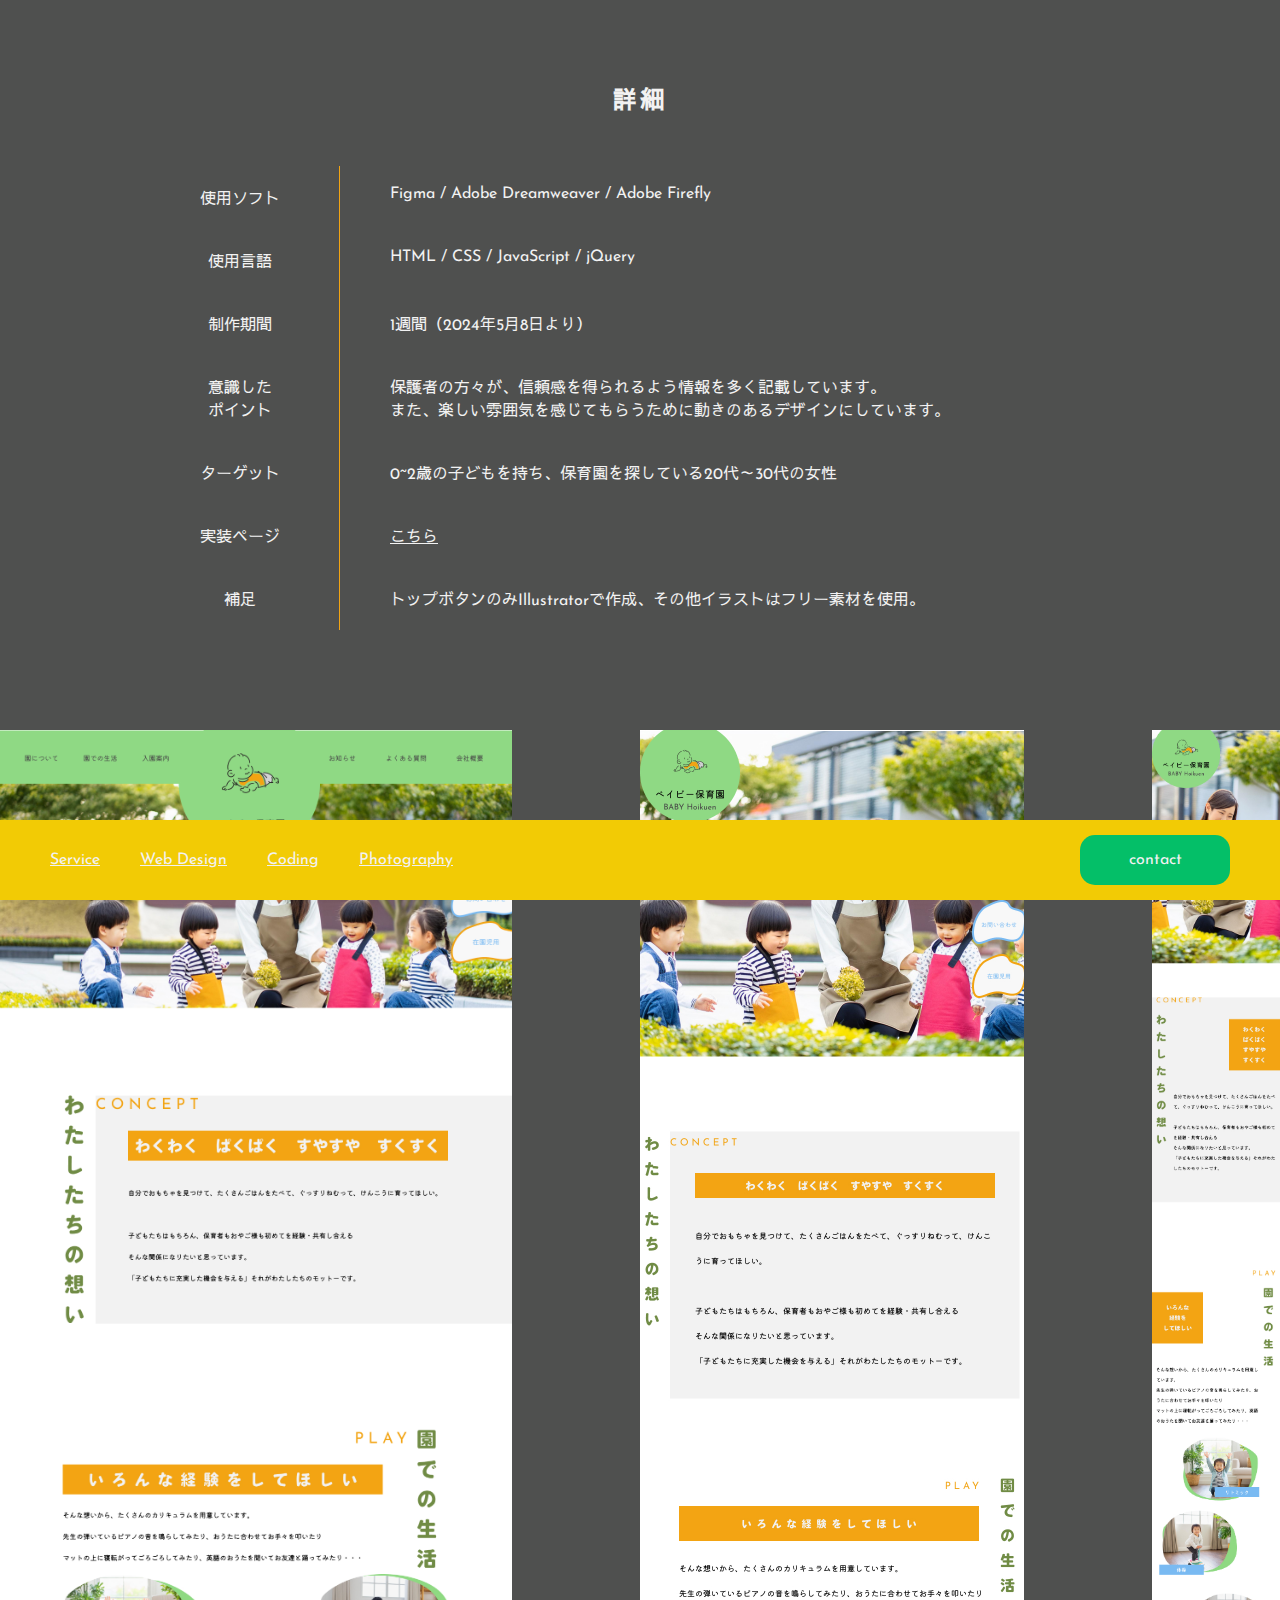
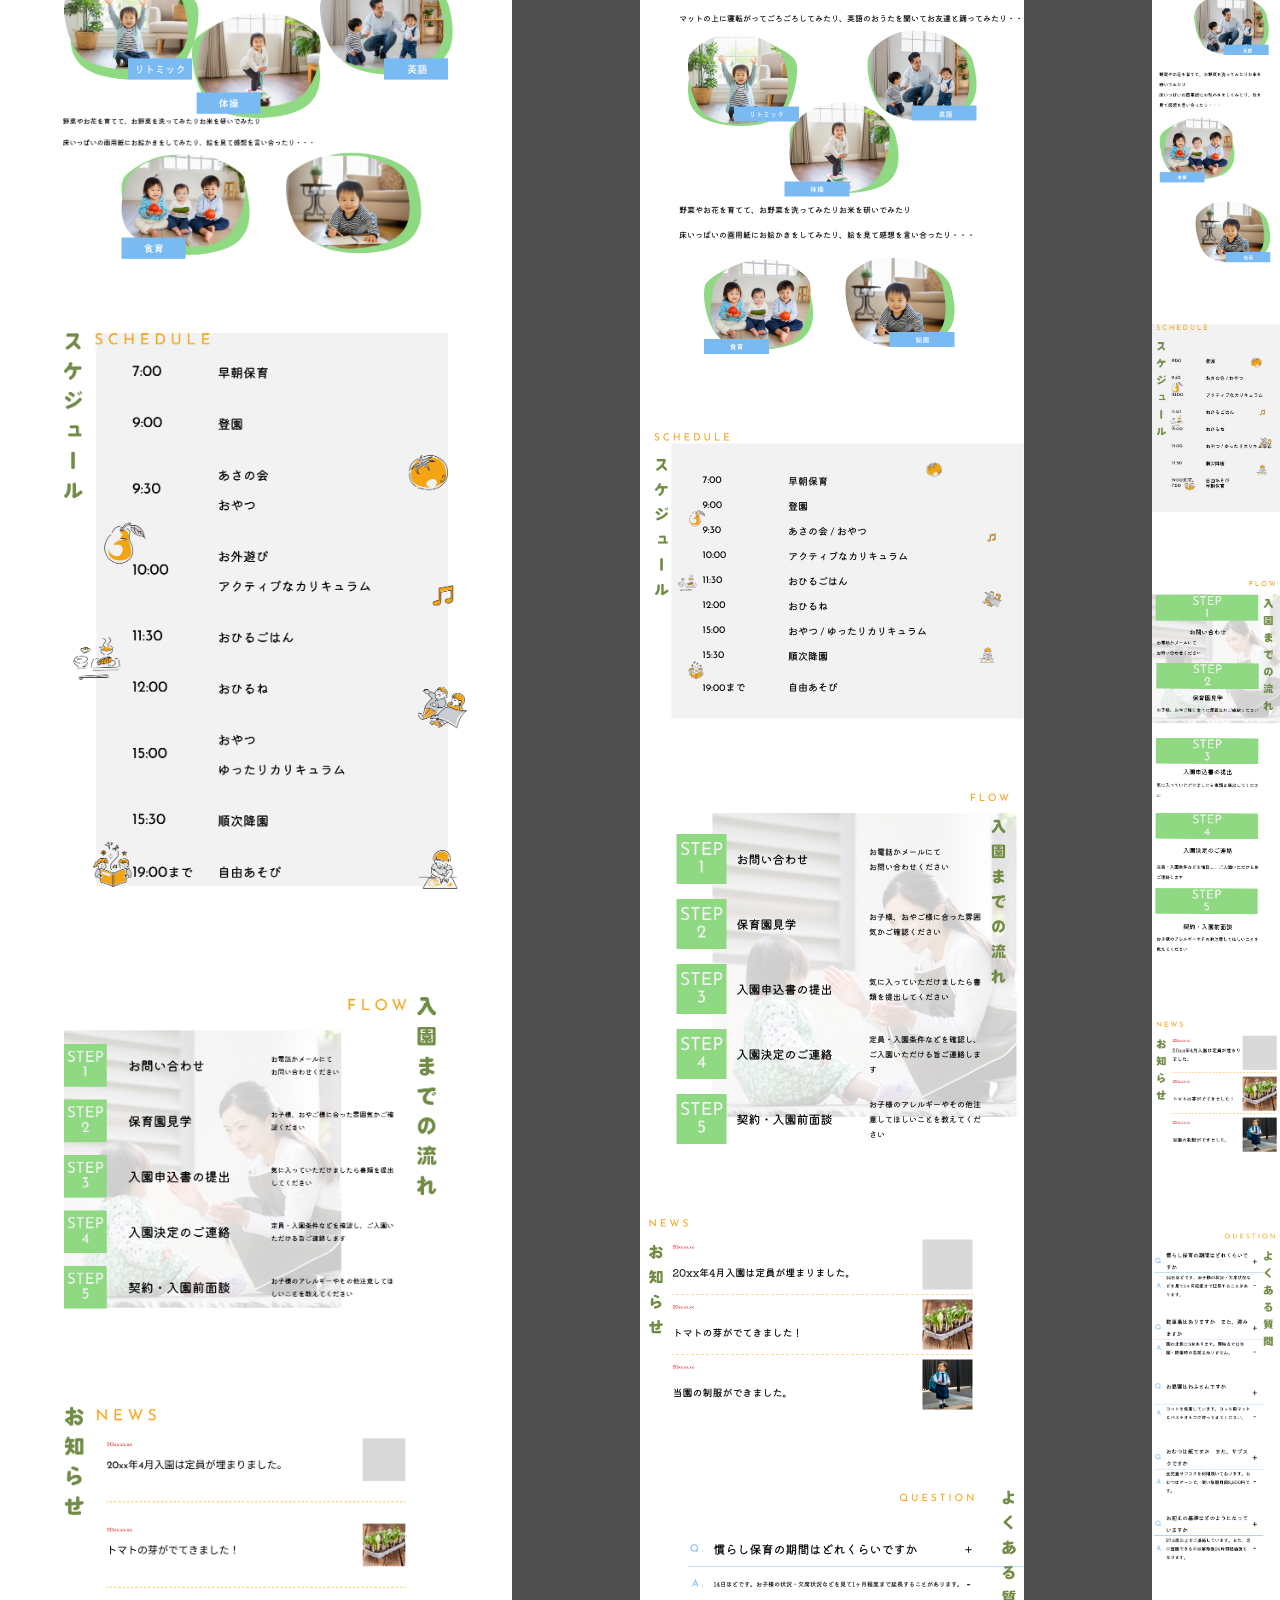
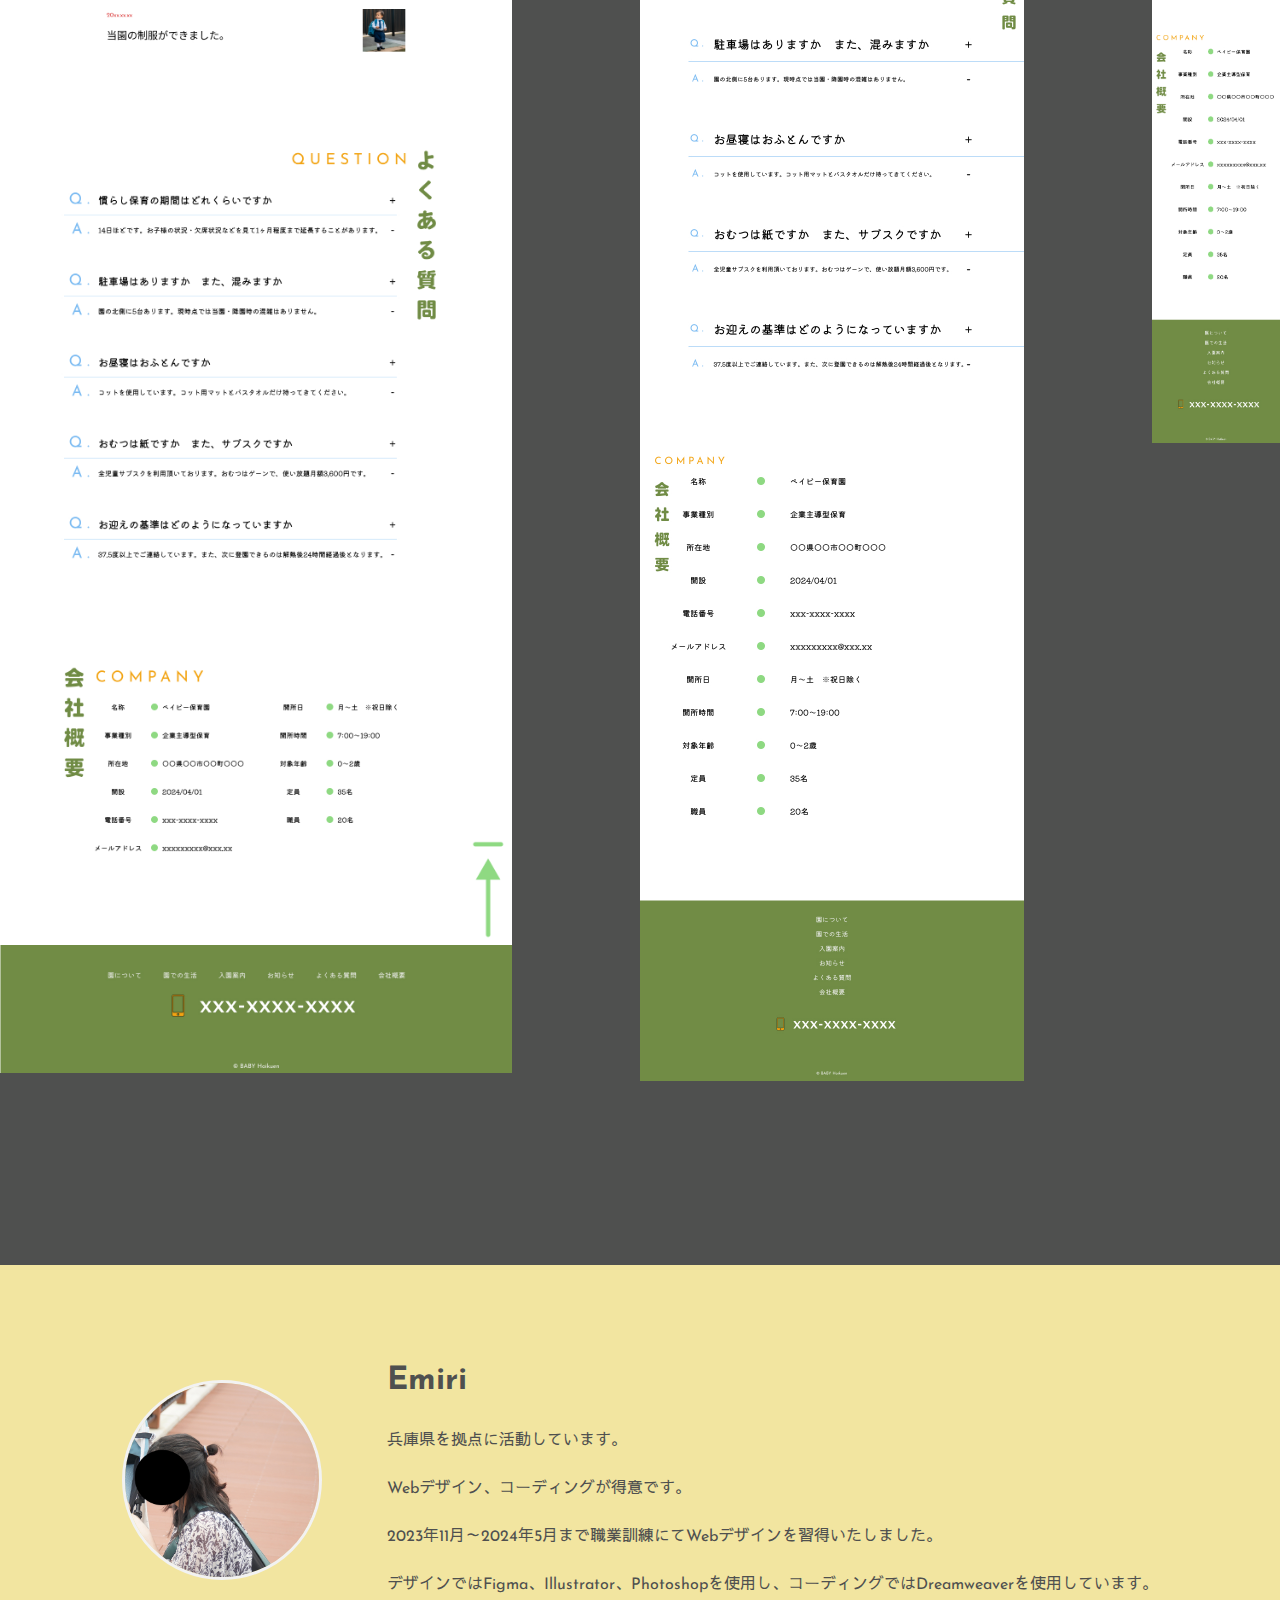
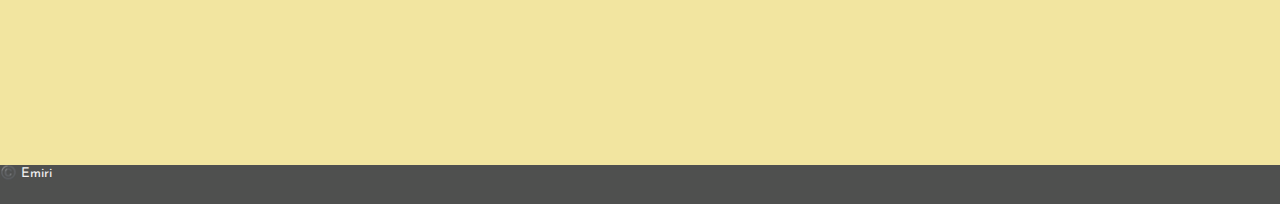
<file: webDesign-baby.html>
<!doctype html>
<html>
<head>
<meta charset="utf-8">
<!-- スマホの表示倍率などの設定 -->
<meta name="viewport" content="width=device-width, initial-scale=1, shrink-to-fit=no">
<title>emiri portfolio</title>

<!-- フォントの読み込み -->
<link href="https://fonts.googleapis.com/css?family=Josefin Sans" rel="stylesheet">
<link href="https://fonts.googleapis.com/css?family=Sawarabi Gothic" rel="stylesheet">


<link rel="stylesheet" href="https://emirihyogo.github.io/portfolio-work/css/style.css">
<link rel="stylesheet" href="https://emirihyogo.github.io/portfolio-work/css/webdesignStyle.css">
<link rel="stylesheet" href="https://emirihyogo.github.io/portfolio-work/css/webdesignStyle_sp.css">

</head>

<body>
	
	<main>
		
		<div id="content">
			<h2>詳細</h2>
			<dl>
				<dt>使用ソフト</dt>
				<dd>Figma / Adobe Dreamweaver / Adobe Firefly</dd>
				
				<dt>使用言語</dt>
				<dd>HTML / CSS / JavaScript / jQuery</dd>
				
				<dt>制作期間</dt>
				<dd>1週間（2024年5月8日より）</dd>
				
				<dt>意識した<br>
				ポイント</dt>
				<dd>保護者の方々が、信頼感を得られるよう情報を多く記載しています。<br>
				また、楽しい雰囲気を感じてもらうために動きのあるデザインにしています。</dd>

				<dt>ターゲット</dt>
				<dd>0~2歳の子どもを持ち、保育園を探している20代～30代の女性</dd>
				
				<dt>実装ページ</dt>
				<dd><a href="https://emirihyogo.github.io/babyHoikuen/" target="_blank">こちら</a></dd>
				
				<dt>補足</dt>
				<dd>トップボタンのみIllustratorで作成、その他イラストはフリー素材を使用。</dd>
			</dl>
		</div>
		
		<div class="designs">
			<div class="pc"><img src="img/baby/baby pc.jpg" alt=""></div>
			<div class="tablet"><img src="img/baby/baby tablet.jpg" alt=""></div>
			<div class="sp"><img src="img/baby/baby sp.jpg" alt=""></div>
		</div>
		
		<!-- topボタン -->
		<div id="to-top"><img src="img/topbtn.png" alt=""></div>
		
		<!-- 自己紹介 -->
		<section id="about">
			<div class="image">
				<img src="img/me.jpg" alt="プロフィール写真">
			</div>
			<div class="me">
				<h4 class="name">Emiri</h4>
				<p class="text">兵庫県を拠点に活動しています。<br>
				Webデザイン、コーディングが得意です。<br>
				2023年11月～2024年5月まで職業訓練にてWebデザインを習得いたしました。<br>
				デザインではFigma、Illustrator、Photoshopを使用し、コーディングではDreamweaverを使用しています。</p>
			</div>
		</section>
		
		<nav id="navi">
		<ul class="nav-menu">
			<li><a href="index.html#service">Service</a></li>
			<li><a href="index.html#webDesign">Web Design</a></li>
			<li><a href="index.html#coding">Coding</a></li>
			<li><a href="index.html#photography">Photography</a></li>
		</ul>
		<div class="cv">
			<p>contact</p>
		</div>
	</nav>
	</main>
	<p><small>©️ Emiri</small></p>
	
	// script読み込み
	<script src="js/jquery-3.7.1.min.js"></script>
	<script src="js/main.js"></script>
</body>
</html>
</file>
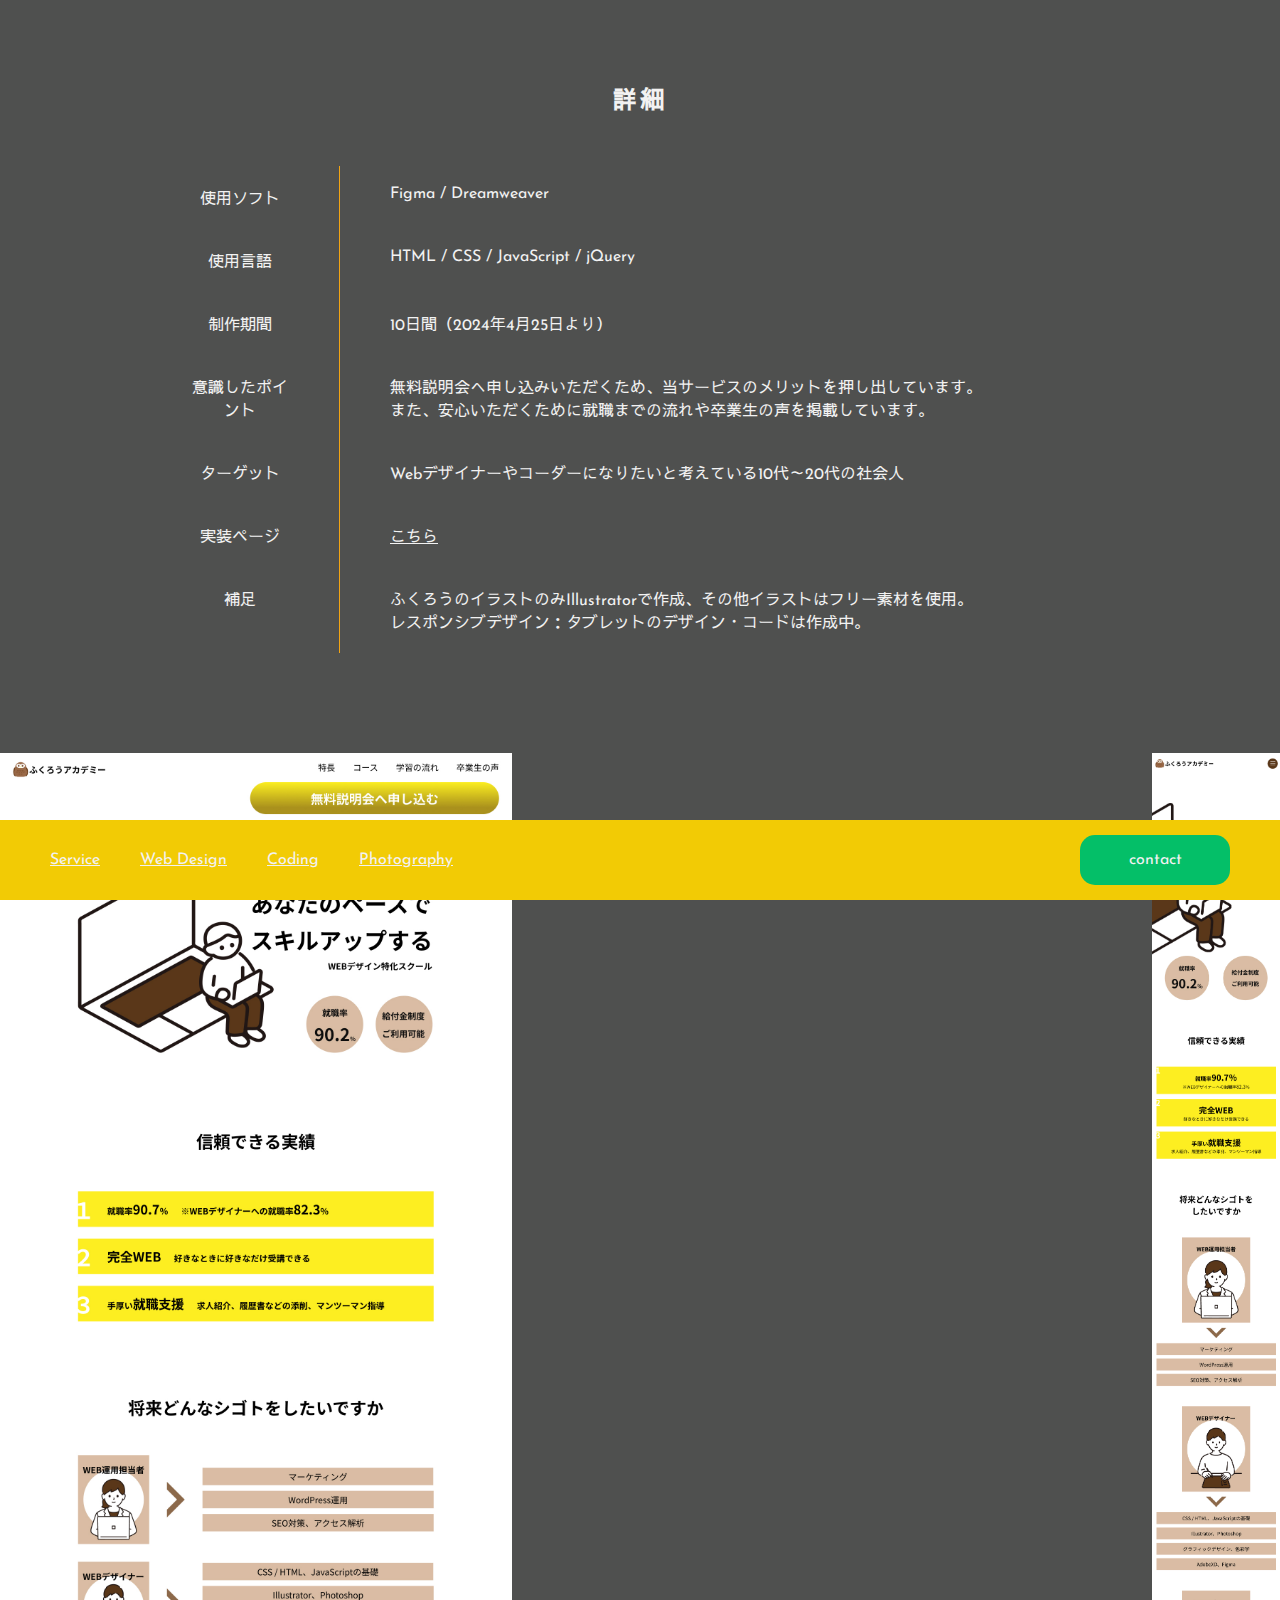
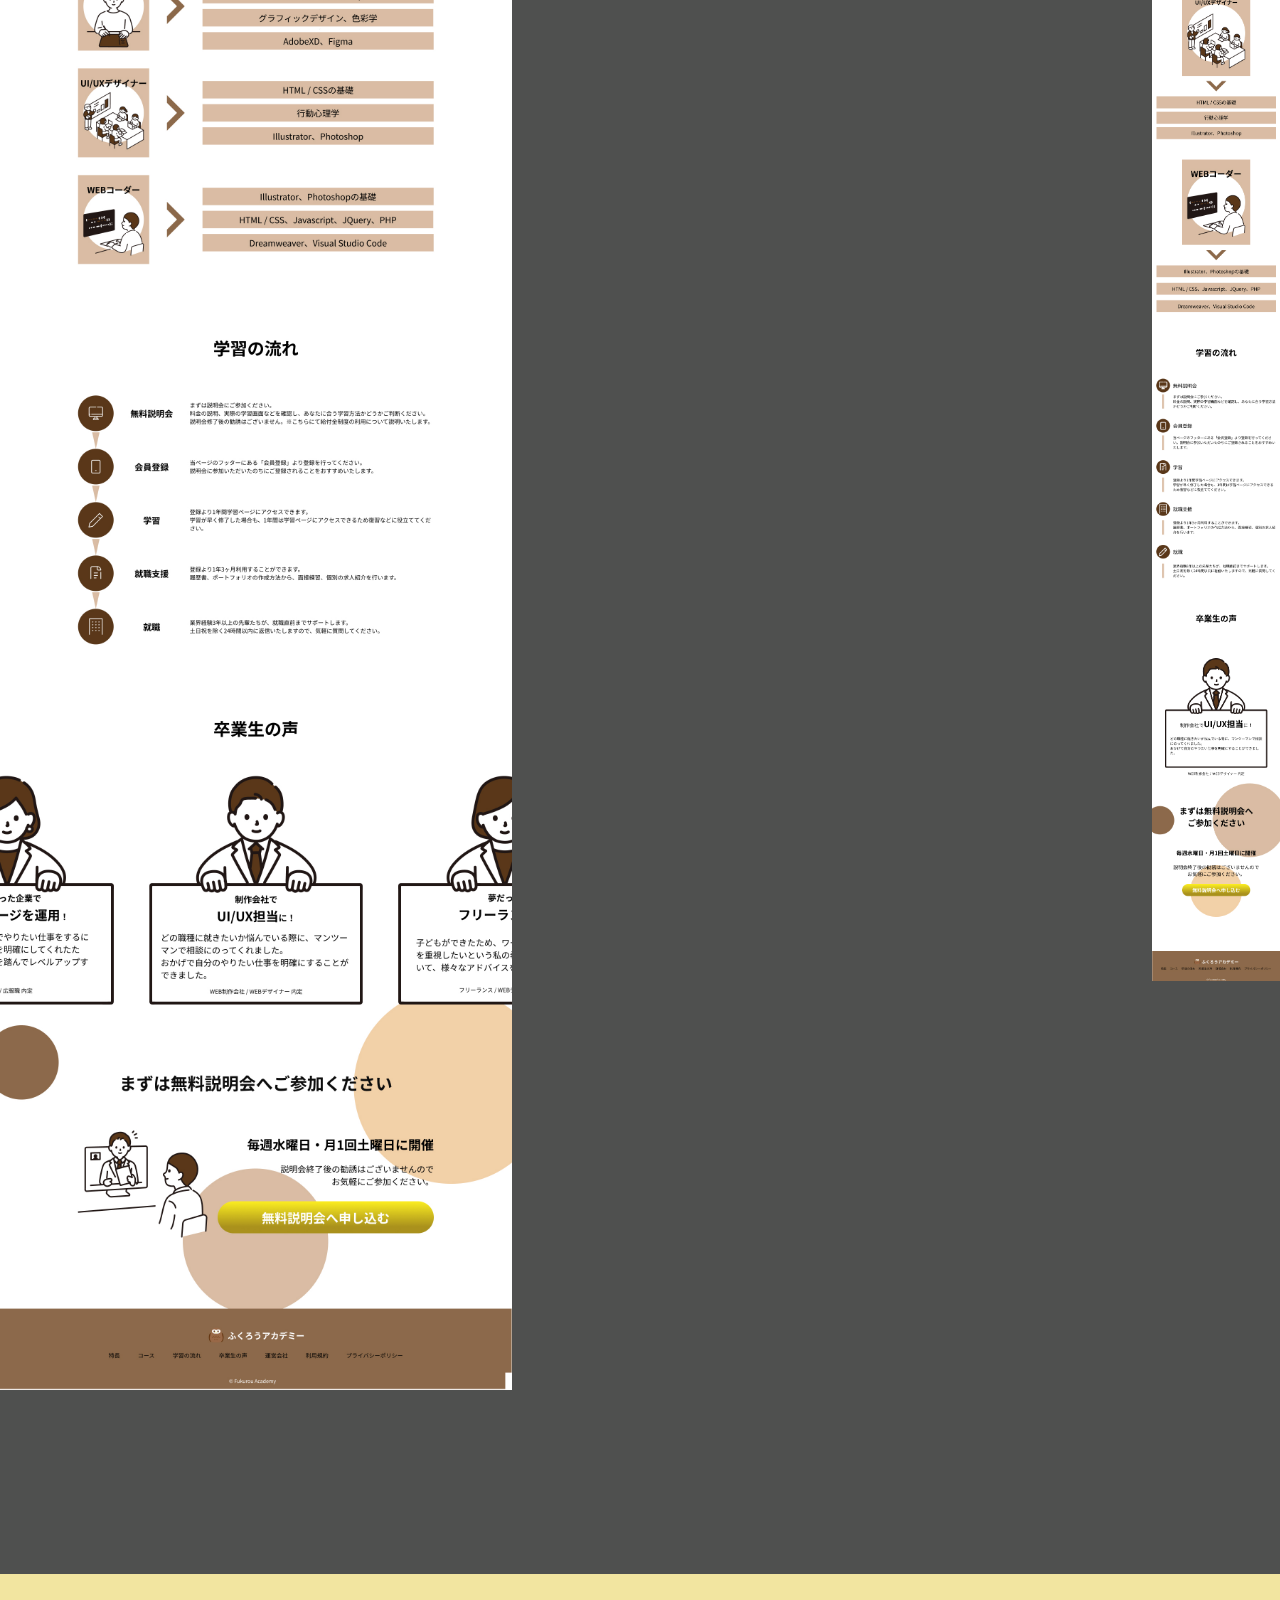
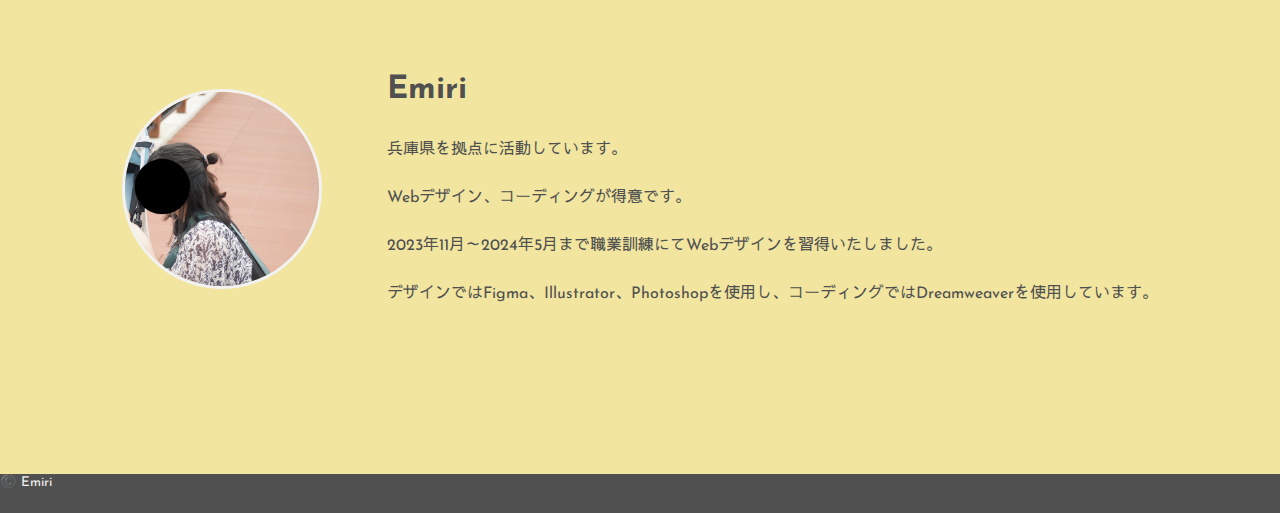
<file: webDesign-fukurou.html>
<!doctype html>
<html>
<head>
<meta charset="utf-8">
<!-- スマホの表示倍率などの設定 -->
<meta name="viewport" content="width=device-width, initial-scale=1, shrink-to-fit=no">
<title>emiri portfolio</title>

<!-- フォントの読み込み -->
<link href="https://fonts.googleapis.com/css?family=Josefin Sans" rel="stylesheet">
<link href="https://fonts.googleapis.com/css?family=Sawarabi Gothic" rel="stylesheet">

<link rel="stylesheet" href="https://emirihyogo.github.io/portfolio-work/css/style.css">
<link rel="stylesheet" href="https://emirihyogo.github.io/portfolio-work/css/webdesignStyle.css">
<link rel="stylesheet" href="https://emirihyogo.github.io/portfolio-work/css/webdesignStyle_sp.css">
</head>

<body>
	<main>
		<div id="content">
			<h2>詳細</h2>
			<dl>
				<dt>使用ソフト</dt>
				<dd>Figma / Dreamweaver</dd>
				
				<dt>使用言語</dt>
				<dd>HTML / CSS / JavaScript / jQuery</dd>
				
				<dt>制作期間</dt>
				<dd>10日間（2024年4月25日より）</dd>
				
				<dt>意識したポイント</dt>
				<dd>無料説明会へ申し込みいただくため、当サービスのメリットを押し出しています。<br>
				また、安心いただくために就職までの流れや卒業生の声を掲載しています。
				</dd>
				
				<dt>ターゲット</dt>
				<dd>Webデザイナーやコーダーになりたいと考えている10代～20代の社会人</dd>
				
				<dt>実装ページ</dt>
				<dd><a href="https://emirihyogo.github.io/fukurouAcademy/" target="_blank">こちら</a></dd>
				
				<dt>補足</dt>
				<dd>ふくろうのイラストのみIllustratorで作成、その他イラストはフリー素材を使用。<br>
				レスポンシブデザイン：タブレットのデザイン・コードは作成中。</dd>
			</dl>
		</div>
		
		<div class="designs">
			<div class="pc"><img src="img/fukurou/fukurou pc.jpg" alt=""></div>
			<div class="sp"><img src="img/fukurou/fukurou sp.jpg" alt=""></div>
		</div>
		
		<!-- topボタン -->
		<div id="to-top"><img src="img/topbtn.png" alt=""></div>
		
		<!-- 自己紹介 -->
		<section id="about">
			<div class="image">
				<img src="img/me.jpg" alt="プロフィール写真">
			</div>
			<div class="me">
				<h4 class="name">Emiri</h4>
				<p class="text">兵庫県を拠点に活動しています。<br>
				Webデザイン、コーディングが得意です。<br>
				2023年11月～2024年5月まで職業訓練にてWebデザインを習得いたしました。<br>
				デザインではFigma、Illustrator、Photoshopを使用し、コーディングではDreamweaverを使用しています。</p>
			</div>
		</section>
		
		<nav id="navi">
		<ul class="nav-menu">
			<li><a href="index.html#service">Service</a></li>
			<li><a href="index.html#webDesign">Web Design</a></li>
			<li><a href="index.html#coding">Coding</a></li>
			<li><a href="index.html#photography">Photography</a></li>
		</ul>
		<div class="cv">
			<p>contact</p>
		</div>
	</nav>
	</main>
	<p><small>©️ Emiri</small></p>
	
	// script読み込み
	<script src="js/jquery-3.7.1.min.js"></script>
	<script src="js/main.js"></script>
</body>
</html>
</file>
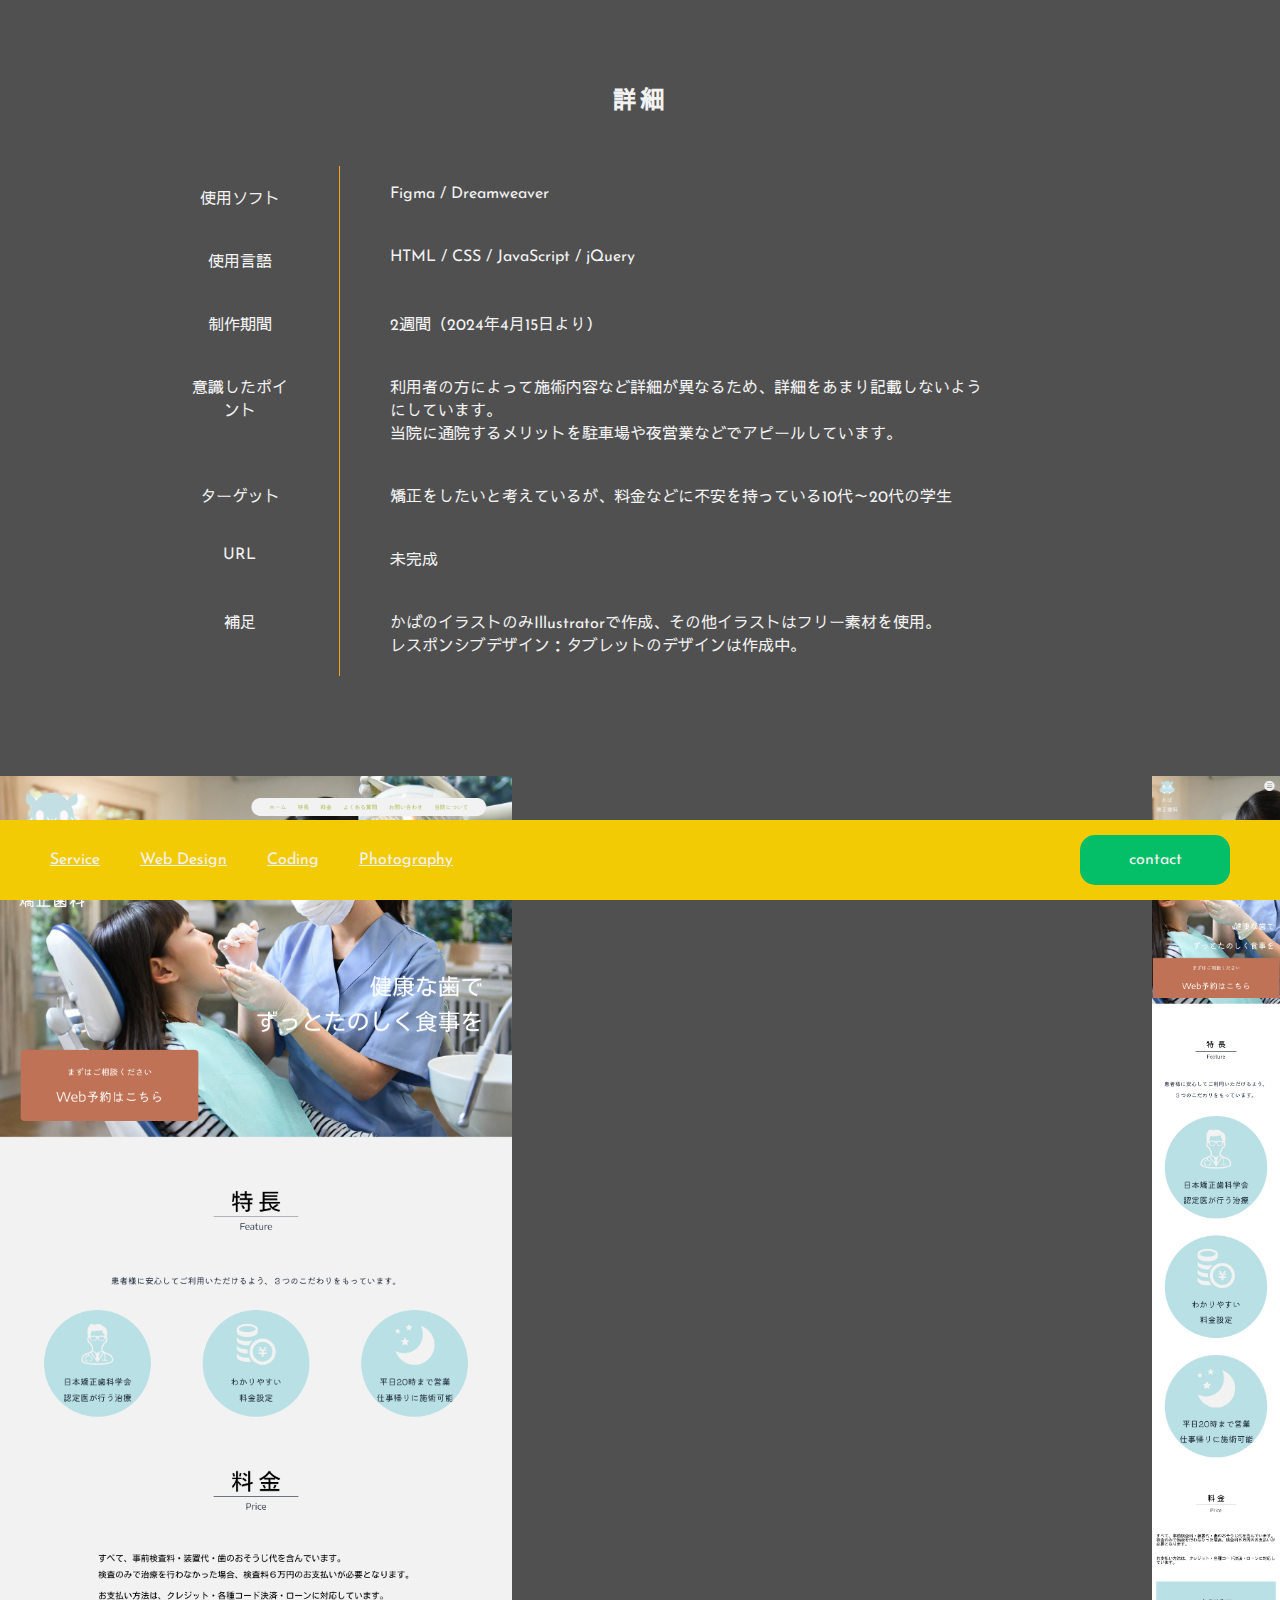
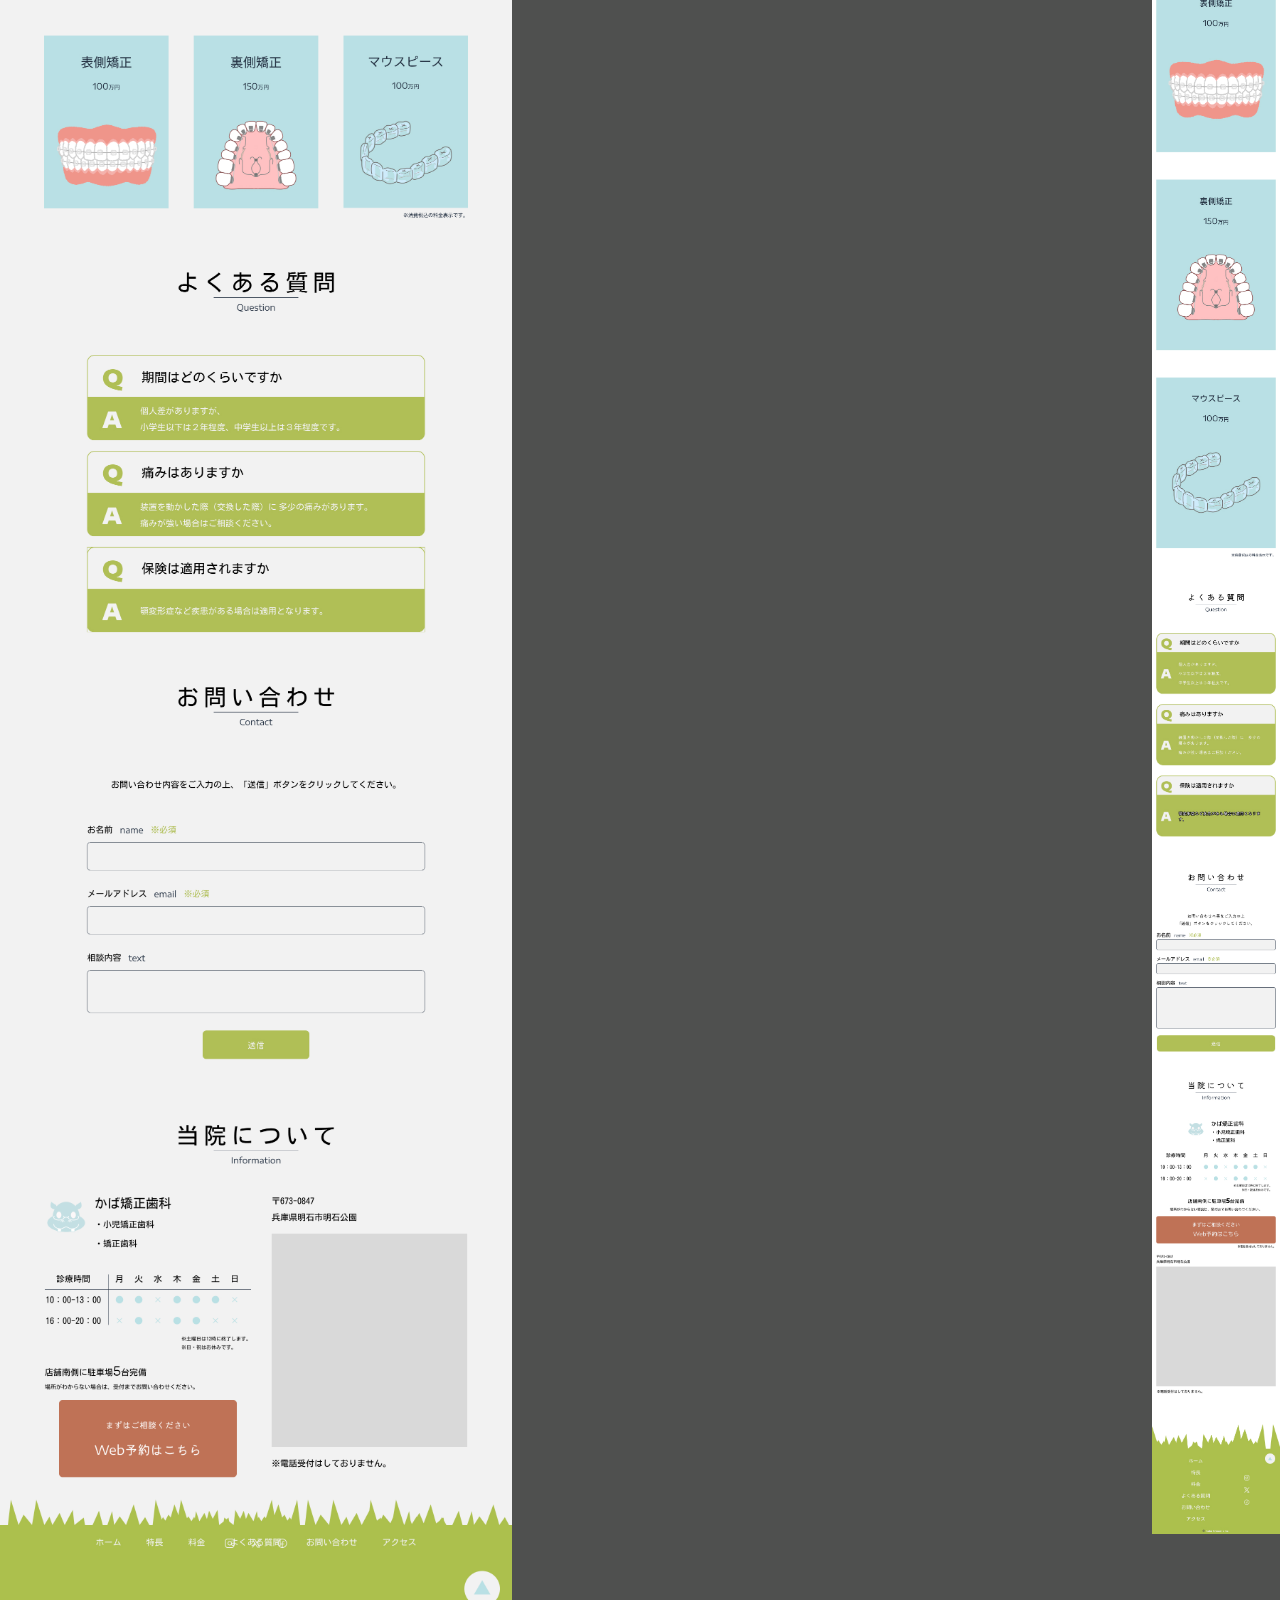
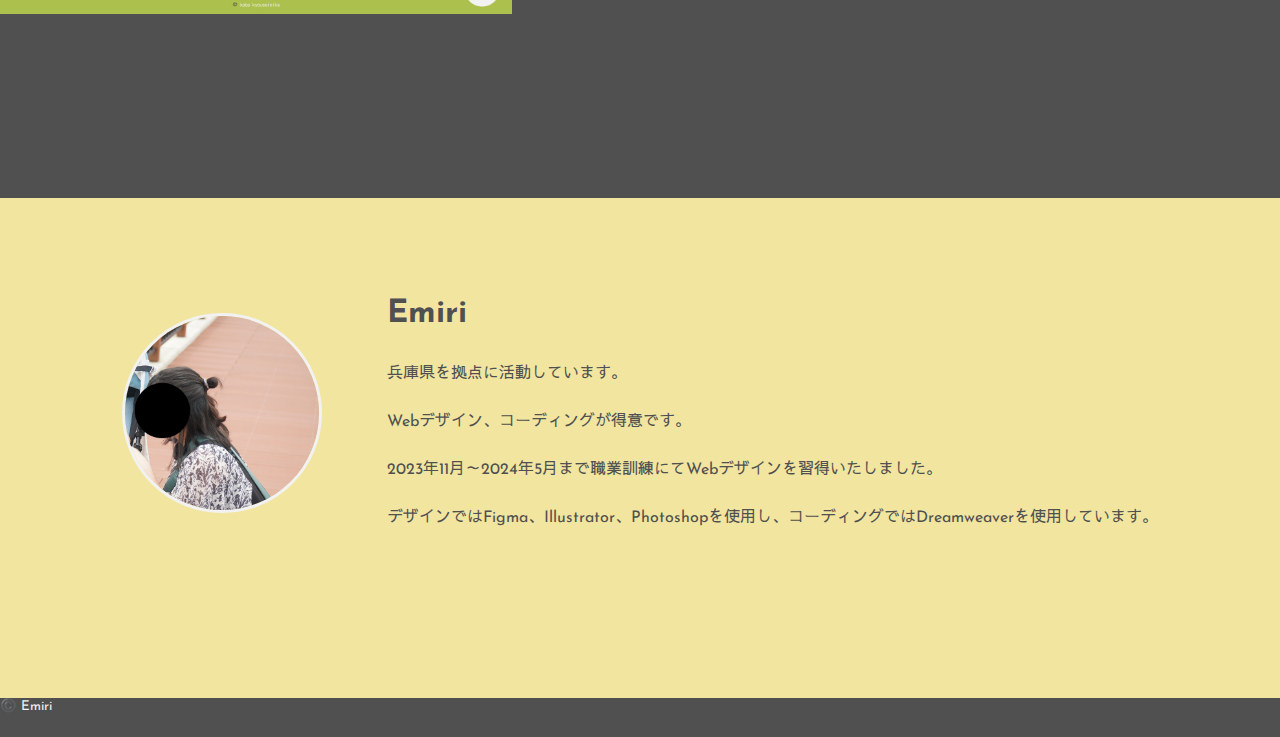
<file: webDesign-kaba.html>
<!doctype html>
<html>
<head>
<meta charset="utf-8">
<!-- スマホの表示倍率などの設定 -->
<meta name="viewport" content="width=device-width, initial-scale=1, shrink-to-fit=no">
<title>emiri portfolio</title>

<!-- フォントの読み込み -->
<link href="https://fonts.googleapis.com/css?family=Josefin Sans" rel="stylesheet">
<link href="https://fonts.googleapis.com/css?family=Sawarabi Gothic" rel="stylesheet">

<link rel="stylesheet" href="https://emirihyogo.github.io/portfolio-work/css/style.css">
<link rel="stylesheet" href="https://emirihyogo.github.io/portfolio-work/css/webdesignStyle.css">
<link rel="stylesheet" href="https://emirihyogo.github.io/portfolio-work/css/webdesignStyle_sp.css">
</head>

<body>
	<main>
		
		<div id="content">
			<h2>詳細</h2>
			<dl>
				<dt>使用ソフト</dt>
				<dd>Figma / Dreamweaver</dd>
				
				<dt>使用言語</dt>
				<dd>HTML / CSS / JavaScript / jQuery</dd>
				
				<dt>制作期間</dt>
				<dd>2週間（2024年4月15日より）</dd>
				
				<dt>意識したポイント</dt>
				<dd>利用者の方によって施術内容など詳細が異なるため、詳細をあまり記載しないようにしています。<br>
				当院に通院するメリットを駐車場や夜営業などでアピールしています。</dd>
				
				<dt>ターゲット</dt>
				<dd>矯正をしたいと考えているが、料金などに不安を持っている10代～20代の学生</dd>
				
				<dt>URL</dt>
				<dd>未完成</dd>
				
				<dt>補足</dt>
				<dd>かばのイラストのみIllustratorで作成、その他イラストはフリー素材を使用。<br>
				レスポンシブデザイン：タブレットのデザインは作成中。</dd>
			</dl>
		</div>
		
		<div class="designs">
			<div class="pc"><img src="img/kaba/kaba pc.jpg" alt=""></div>
			<div class="sp"><img src="img/kaba/kaba sp.jpg" alt=""></div>
		</div>
		
		<!-- topボタン -->
		<div id="to-top"><img src="img/topbtn.png" alt=""></div>
		
		<!-- 自己紹介 -->
		<section id="about">
			<div class="image">
				<img src="img/me.jpg" alt="プロフィール写真">
			</div>
			<div class="me">
				<h4 class="name">Emiri</h4>
				<p class="text">兵庫県を拠点に活動しています。<br>
				Webデザイン、コーディングが得意です。<br>
				2023年11月～2024年5月まで職業訓練にてWebデザインを習得いたしました。<br>
				デザインではFigma、Illustrator、Photoshopを使用し、コーディングではDreamweaverを使用しています。</p>
			</div>
		</section>
		
		<nav id="navi">
			<ul class="nav-menu">
				<li><a href="index.html#service">Service</a></li>
				<li><a href="index.html#webDesign">Web Design</a></li>
				<li><a href="index.html#coding">Coding</a></li>
				<li><a href="index.html#photography">Photography</a></li>
			</ul>
		<div class="cv">
			<p>contact</p>
		</div>
	</nav>
	</main>
	<p><small>©️ Emiri</small></p>
	
	// script読み込み
	<script src="js/jquery-3.7.1.min.js"></script>
	<script src="js/main.js"></script>
</body>
</html>
</file>
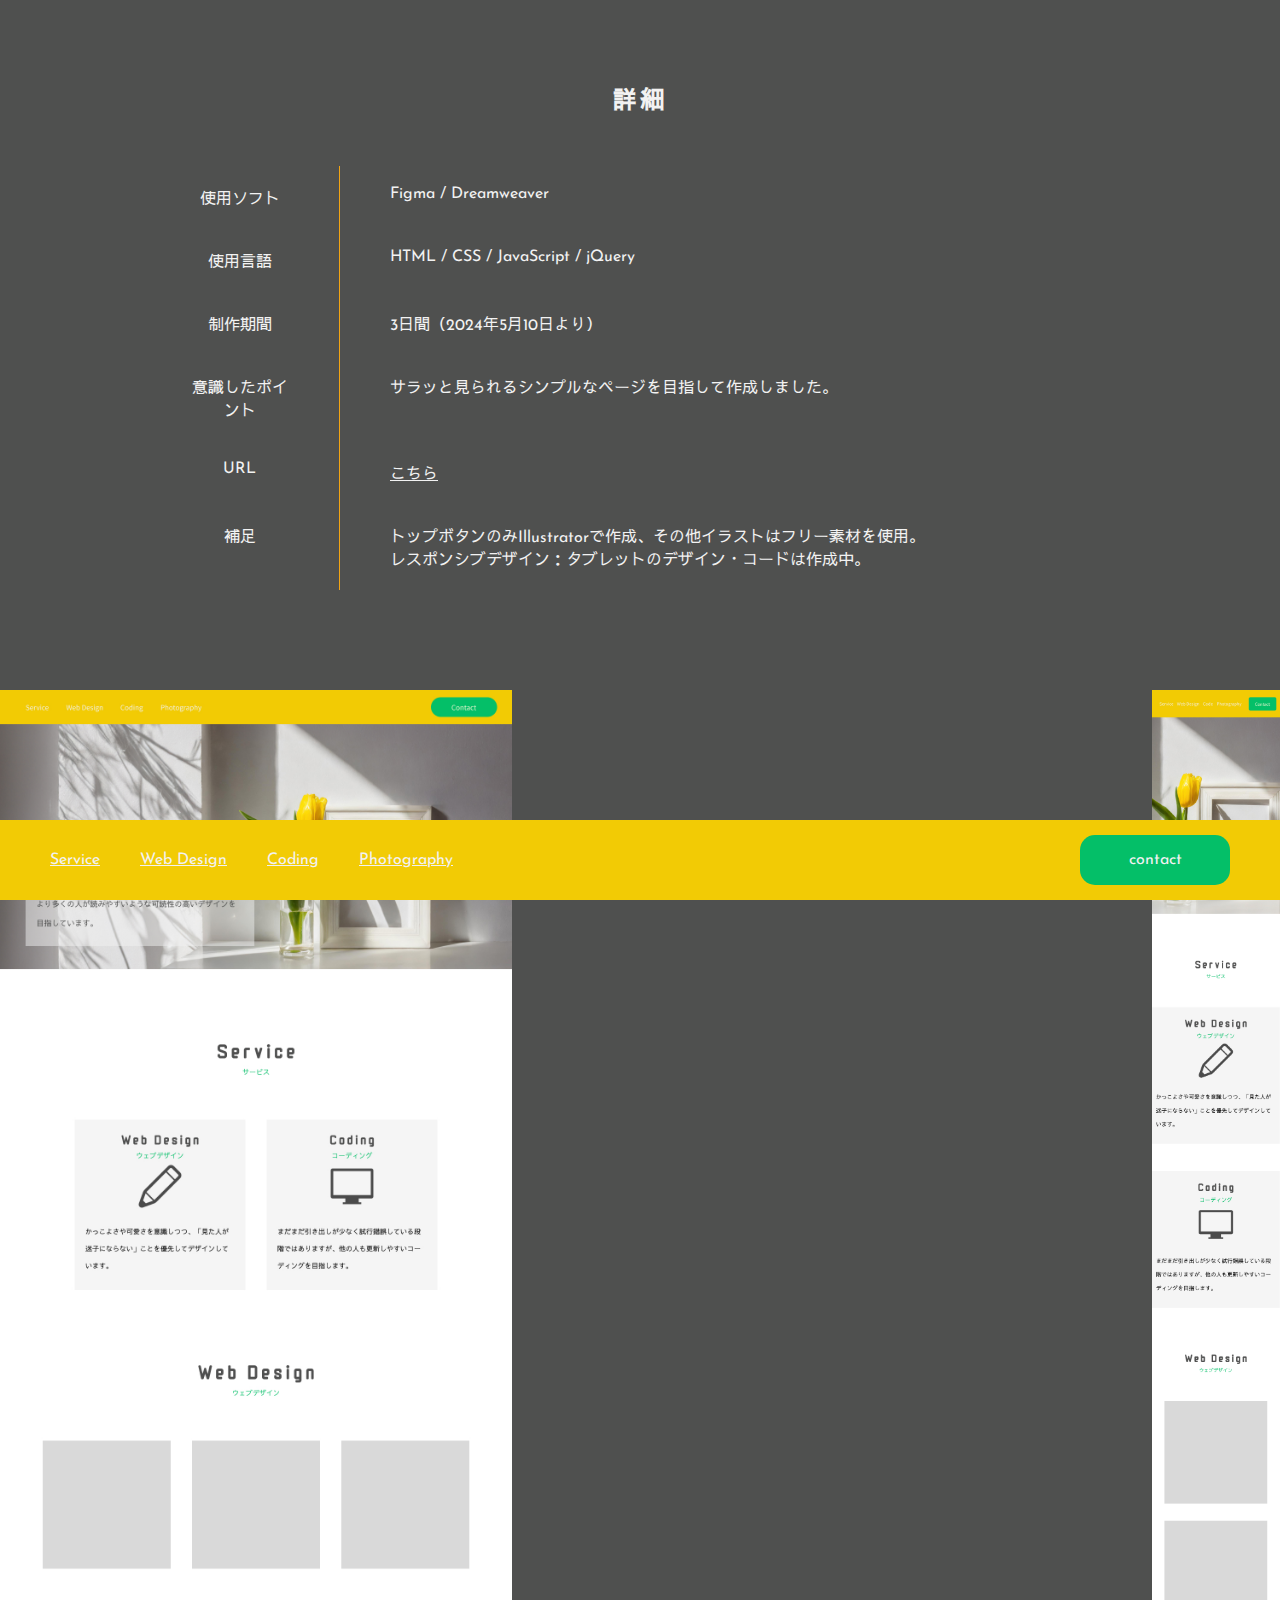
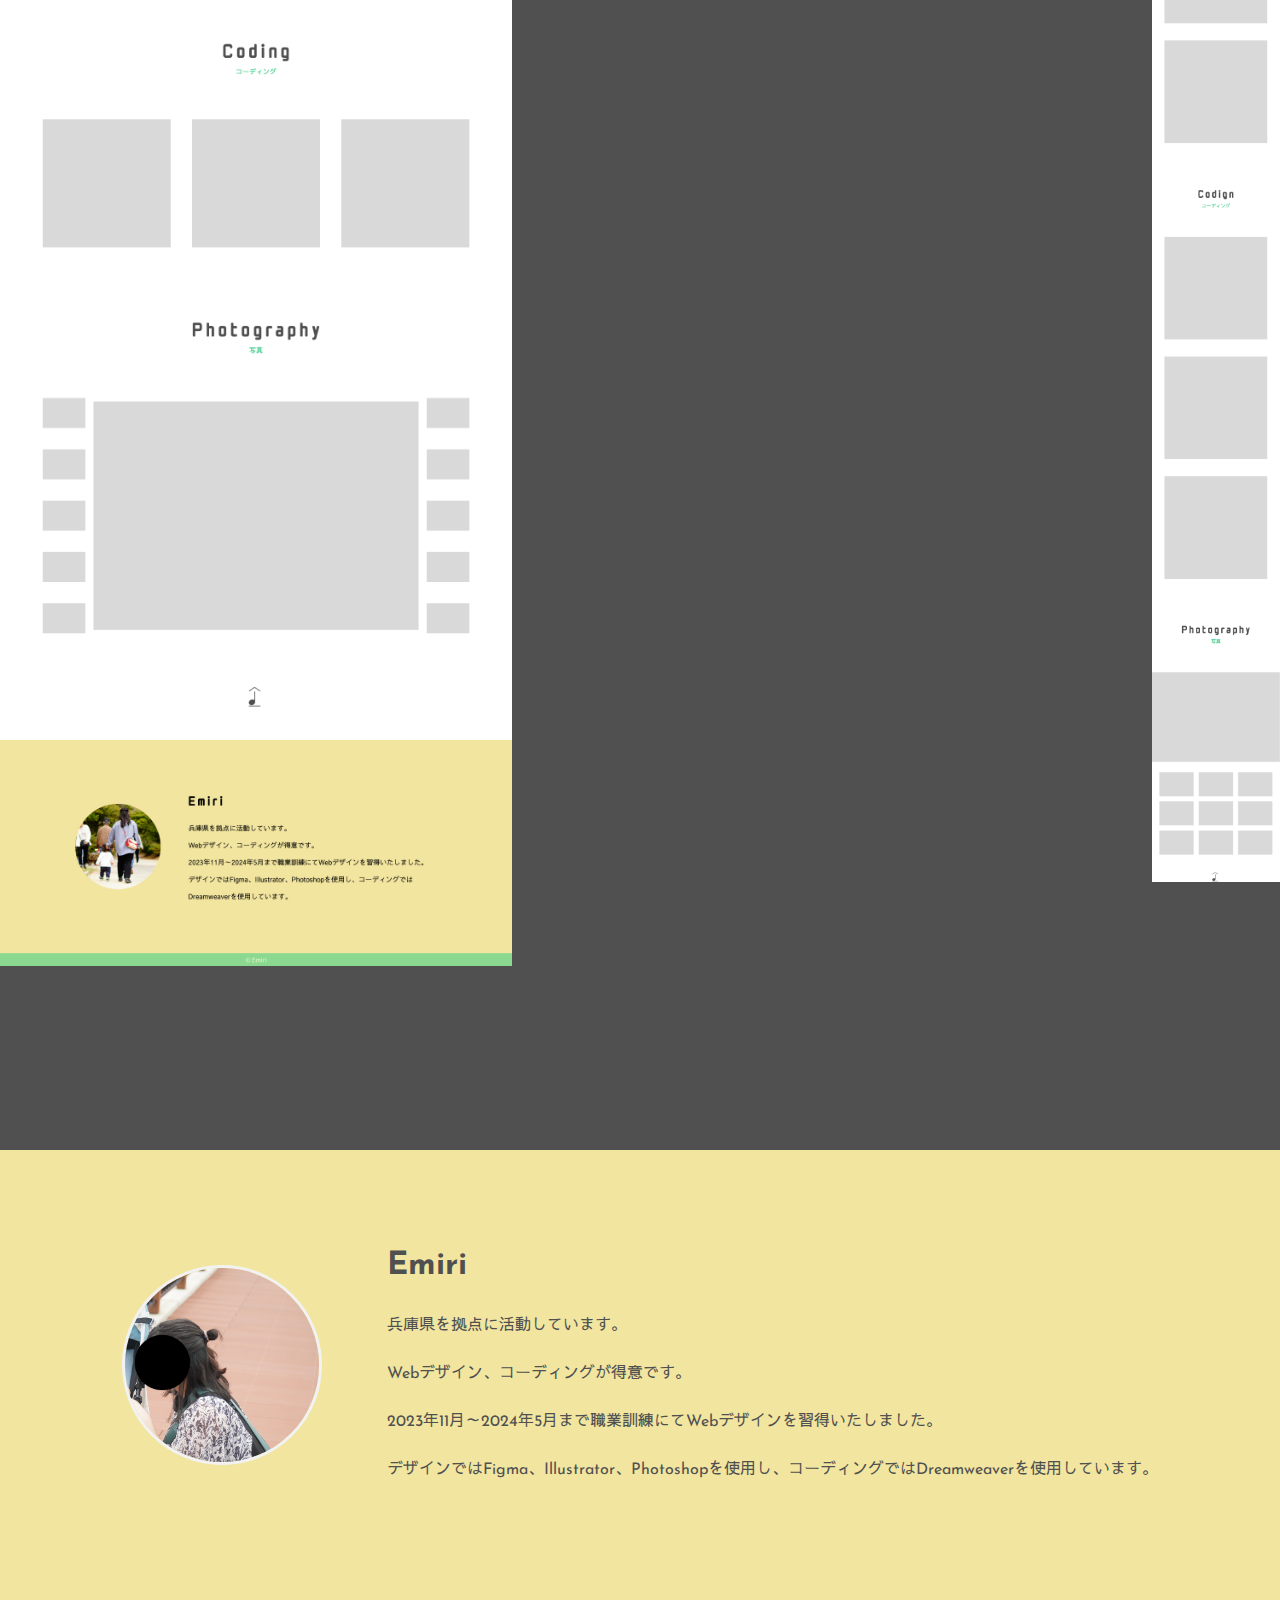
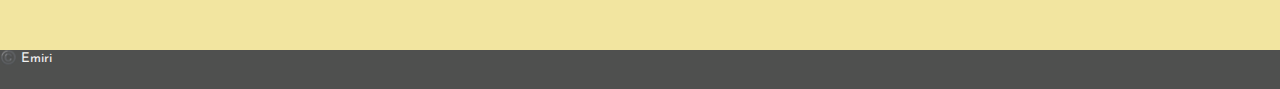
<file: webDesign-portfolio.html>
<!doctype html>
<html>
<head>
<meta charset="utf-8">
<!-- スマホの表示倍率などの設定 -->
<meta name="viewport" content="width=device-width, initial-scale=1, shrink-to-fit=no">
<title>emiri portfolio</title>

<!-- フォントの読み込み -->
<link href="https://fonts.googleapis.com/css?family=Josefin Sans" rel="stylesheet">
<link href="https://fonts.googleapis.com/css?family=Sawarabi Gothic" rel="stylesheet">

<link rel="stylesheet" href="https://emirihyogo.github.io/portfolio-work/css/style.css">
<link rel="stylesheet" href="https://emirihyogo.github.io/portfolio-work/css/webdesignStyle.css">
<link rel="stylesheet" href="https://emirihyogo.github.io/portfolio-work/css/webdesignStyle_sp.css">
</head>

<body>
	<main>
		<div id="content">
			<h2>詳細</h2>
			<dl>
				<dt>使用ソフト</dt>
				<dd>Figma / Dreamweaver</dd>
				
				<dt>使用言語</dt>
				<dd>HTML / CSS / JavaScript / jQuery</dd>
				
				<dt>制作期間</dt>
				<dd>3日間（2024年5月10日より）</dd>
				
				<dt>意識したポイント</dt>
				<dd>サラッと見られるシンプルなページを目指して作成しました。</dd>
				
				<dt>URL</dt>
				<dd><a href="https://emirihyogo.github.io/portfolio-work/" target="_blank">こちら</a></dd>
				
				<dt>補足</dt>
				<dd>トップボタンのみIllustratorで作成、その他イラストはフリー素材を使用。<br>
				レスポンシブデザイン：タブレットのデザイン・コードは作成中。</dd>
			</dl>
		</div>
		
		<div class="designs">
			<div class="pc"><img src="img/portfolio/portfolio pc.jpg" alt=""></div>
			<div class="sp"><img src="img/portfolio/portfolio sp.jpg" alt=""></div>
		</div>
		
		<!-- topボタン -->
		<div id="to-top"><img src="img/topbtn.png" alt=""></div>
		
		<!-- 自己紹介 -->
		<section id="about">
			<div class="image">
				<img src="img/me.jpg" alt="プロフィール写真">
			</div>
			<div class="me">
				<h4 class="name">Emiri</h4>
				<p class="text">兵庫県を拠点に活動しています。<br>
				Webデザイン、コーディングが得意です。<br>
				2023年11月～2024年5月まで職業訓練にてWebデザインを習得いたしました。<br>
				デザインではFigma、Illustrator、Photoshopを使用し、コーディングではDreamweaverを使用しています。</p>
			</div>
		</section>
		
		<nav id="navi">
			<ul class="nav-menu">
				<li><a href="index.html#service">Service</a></li>
				<li><a href="index.html#webDesign">Web Design</a></li>
				<li><a href="index.html#coding">Coding</a></li>
				<li><a href="index.html#photography">Photography</a></li>
			</ul>
		<div class="cv">
			<p>contact</p>
		</div>
	</nav>
	</main>
	<p><small>©️ Emiri</small></p>
	
	// script読み込み
	<script src="js/jquery-3.7.1.min.js"></script>
	<script src="js/main.js"></script>
</body>
</html>
</file>
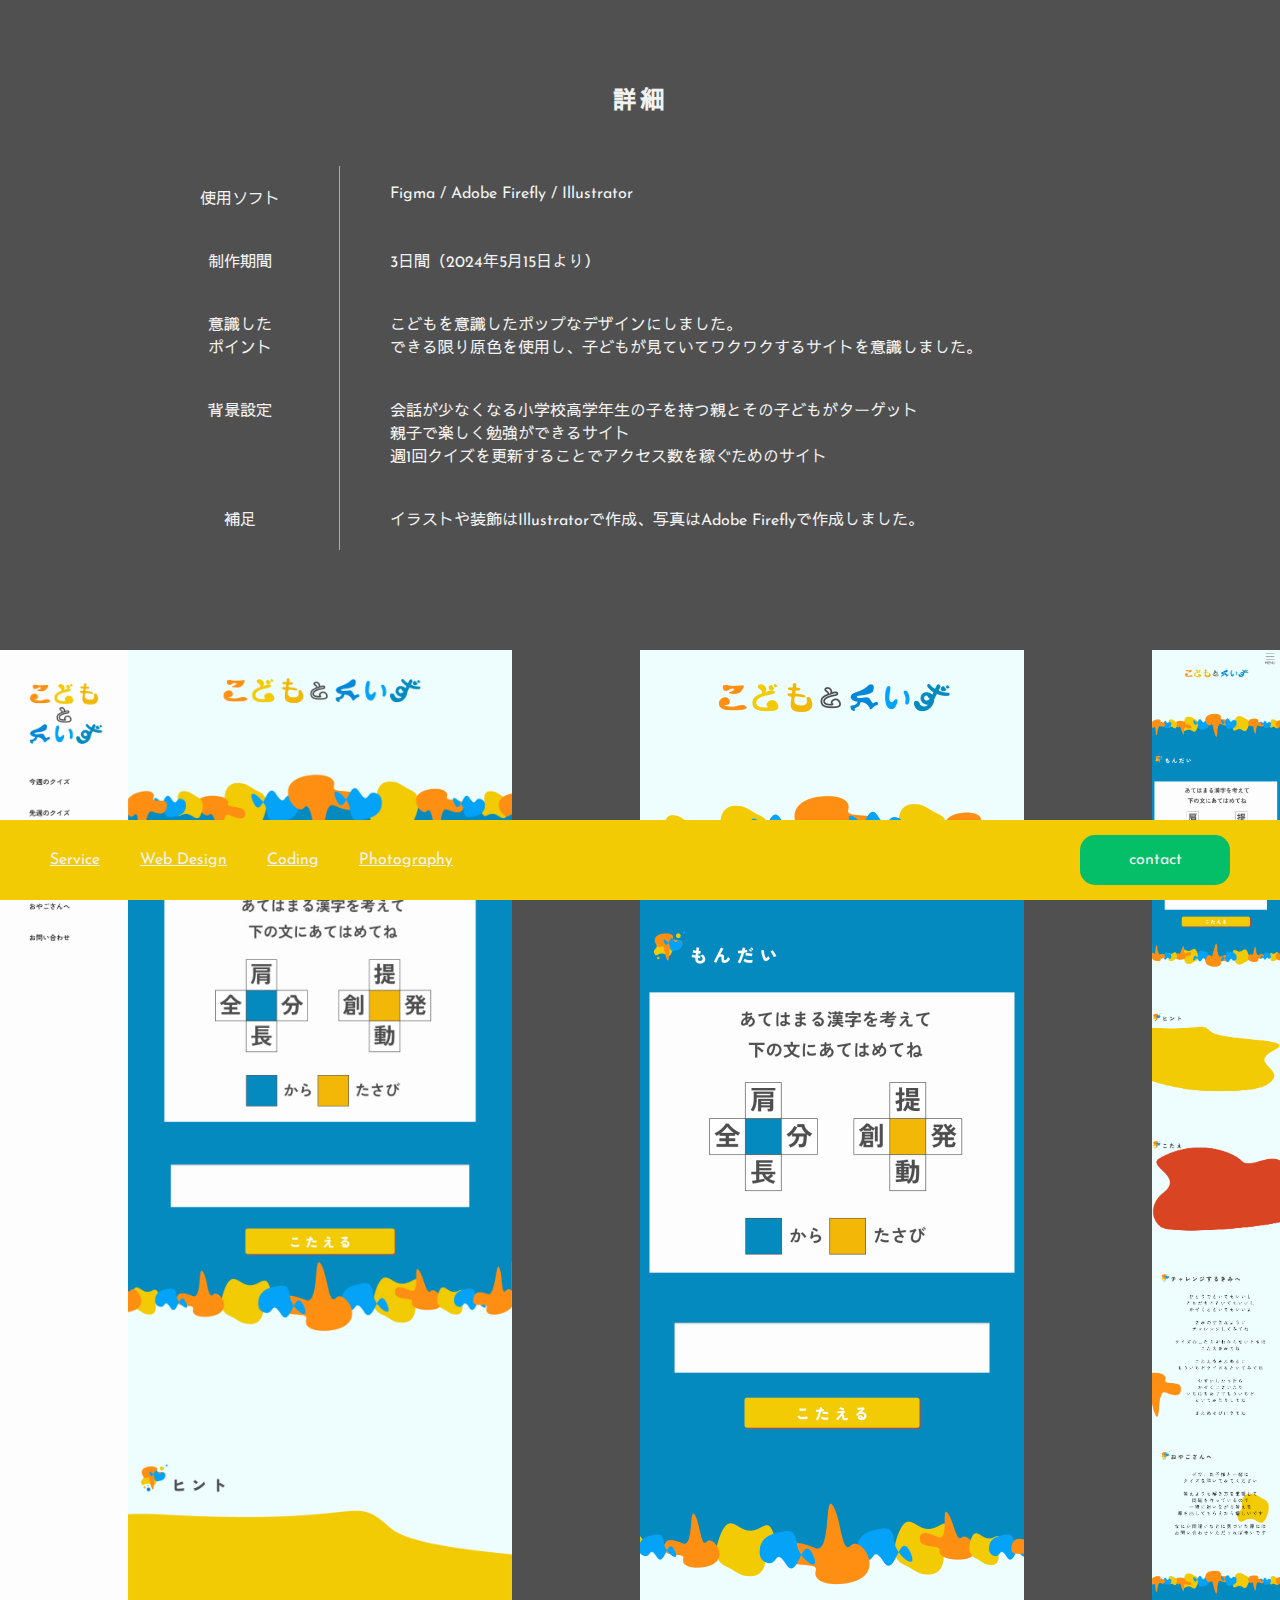
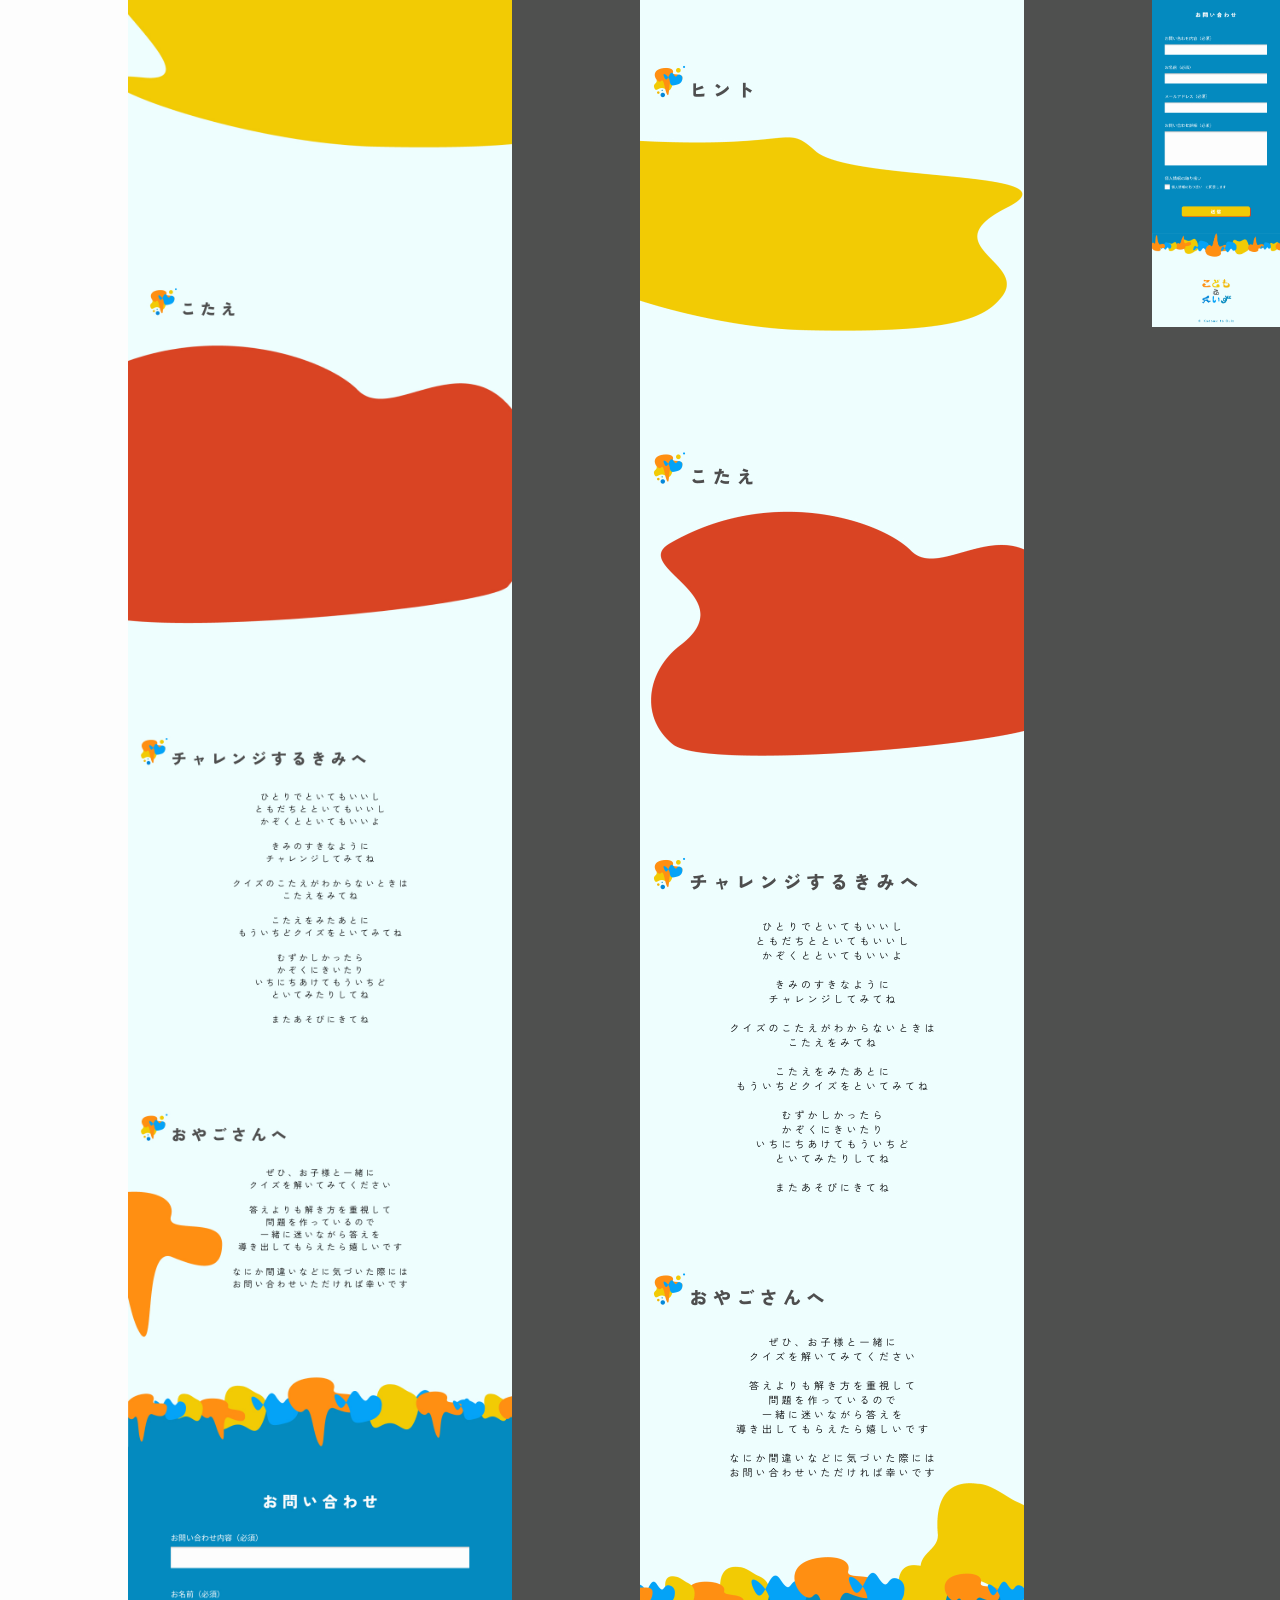
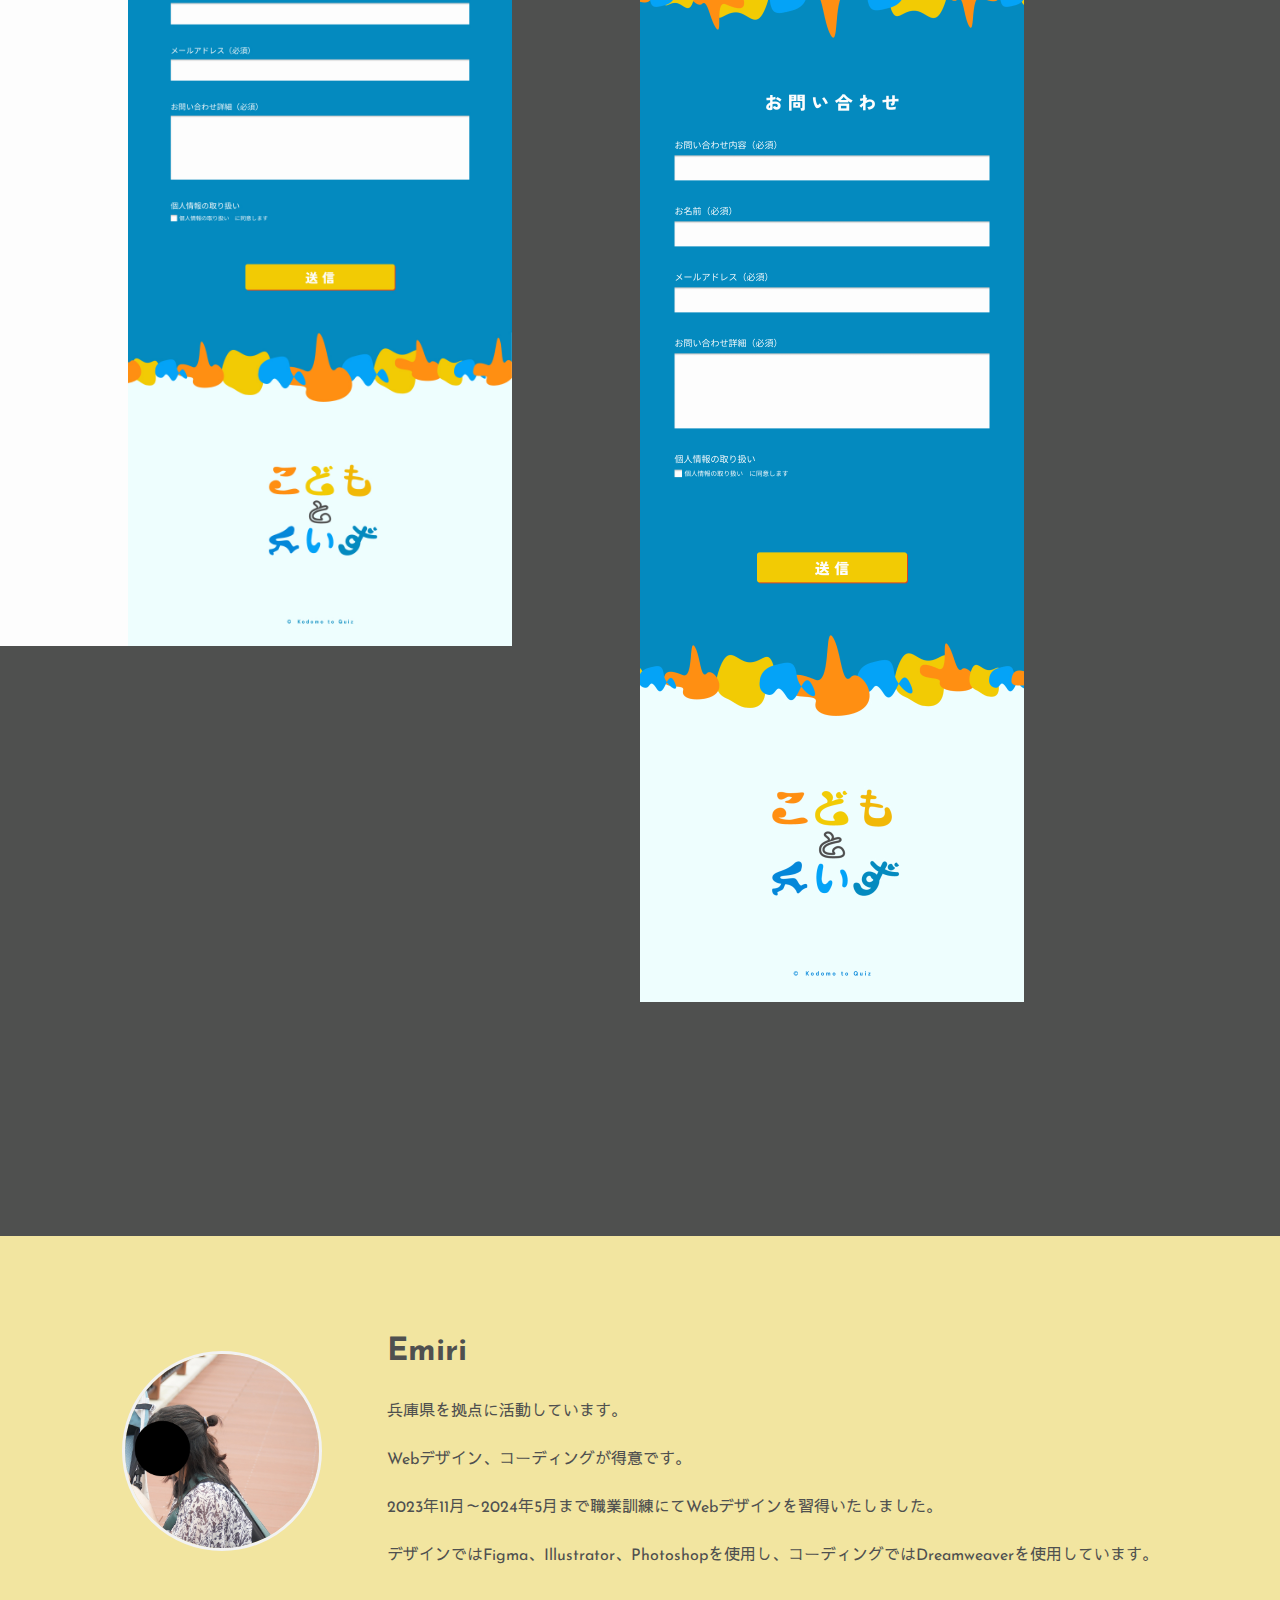
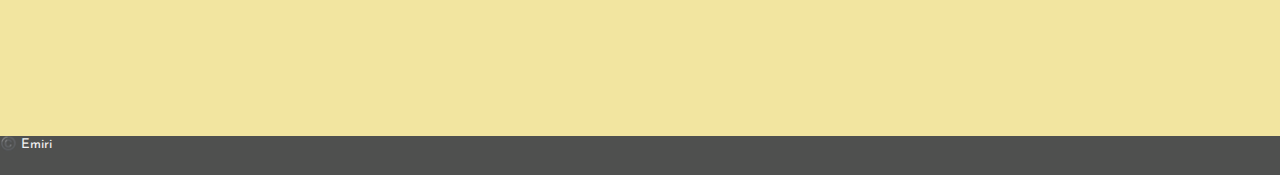
<file: webDesign-quiz.html>
<!doctype html>
<html>
<head>
<meta charset="utf-8">
<!-- スマホの表示倍率などの設定 -->
<meta name="viewport" content="width=device-width, initial-scale=1, shrink-to-fit=no">
<title>emiri portfolio</title>

<!-- フォントの読み込み -->
<link href="https://fonts.googleapis.com/css?family=Josefin Sans" rel="stylesheet">
<link href="https://fonts.googleapis.com/css?family=Sawarabi Gothic" rel="stylesheet">


<link rel="stylesheet" href="https://emirihyogo.github.io/portfolio-work/css/style.css">
<link rel="stylesheet" href="https://emirihyogo.github.io/portfolio-work/css/webdesignStyle.css">
<link rel="stylesheet" href="https://emirihyogo.github.io/portfolio-work/css/webdesignStyle_sp.css">

</head>

<body>
	
	<main>
		
		<div id="content">
			<h2>詳細</h2>
			<dl>
				<dt>使用ソフト</dt>
				<dd>Figma / Adobe Firefly / Illustrator</dd>
				
				<dt>制作期間</dt>
				<dd>3日間（2024年5月15日より）</dd>
				
				<dt>意識した<br>
				ポイント</dt>
				<dd>こどもを意識したポップなデザインにしました。<br>
				できる限り原色を使用し、子どもが見ていてワクワクするサイトを意識しました。</dd>
				
				<dt>背景設定</dt>
				<dd>会話が少なくなる小学校高学年生の子を持つ親とその子どもがターゲット<br>
				親子で楽しく勉強ができるサイト<br>
				週1回クイズを更新することでアクセス数を稼ぐためのサイト</dd>
				
				<dt>補足</dt>
				<dd>イラストや装飾はIllustratorで作成、写真はAdobe Fireflyで作成しました。</dd>
			</dl>
		</div>
		
		<div class="designs">
			<div class="design pc">
				<img src="img/こどもとくいず/こどもとくいず PC.jpg" alt="">
			</div>
			<div class="design tablet">
				<img src="img/こどもとくいず/こどもとくいず タブレット.jpg" alt="">
			</div>
			<div class="design sp">
				<img src="img/こどもとくいず/こどもとくいず スマホ.jpg" alt="">
			</div>
		</div>
		
		<!-- topボタン -->
		<div id="to-top"><img src="img/topbtn.png" alt=""></div>
		
		<!-- 自己紹介 -->
		<section id="about">
			<div class="image">
				<img src="img/me.jpg" alt="プロフィール写真">
			</div>
			<div class="me">
				<h4 class="name">Emiri</h4>
				<p class="text">兵庫県を拠点に活動しています。<br>
				Webデザイン、コーディングが得意です。<br>
				2023年11月～2024年5月まで職業訓練にてWebデザインを習得いたしました。<br>
				デザインではFigma、Illustrator、Photoshopを使用し、コーディングではDreamweaverを使用しています。</p>
			</div>
		</section>
		
		<nav id="navi">
		<ul class="nav-menu">
			<li><a href="index.html#service">Service</a></li>
			<li><a href="index.html#webDesign">Web Design</a></li>
			<li><a href="index.html#coding">Coding</a></li>
			<li><a href="index.html#photography">Photography</a></li>
		</ul>
		<div class="cv">
			<p>contact</p>
		</div>
	</nav>
	</main>
	<p><small>©️ Emiri</small></p>
	
	// script読み込み
	<script src="js/jquery-3.7.1.min.js"></script>
	<script src="js/main.js"></script>
</body>
</html>
</file>
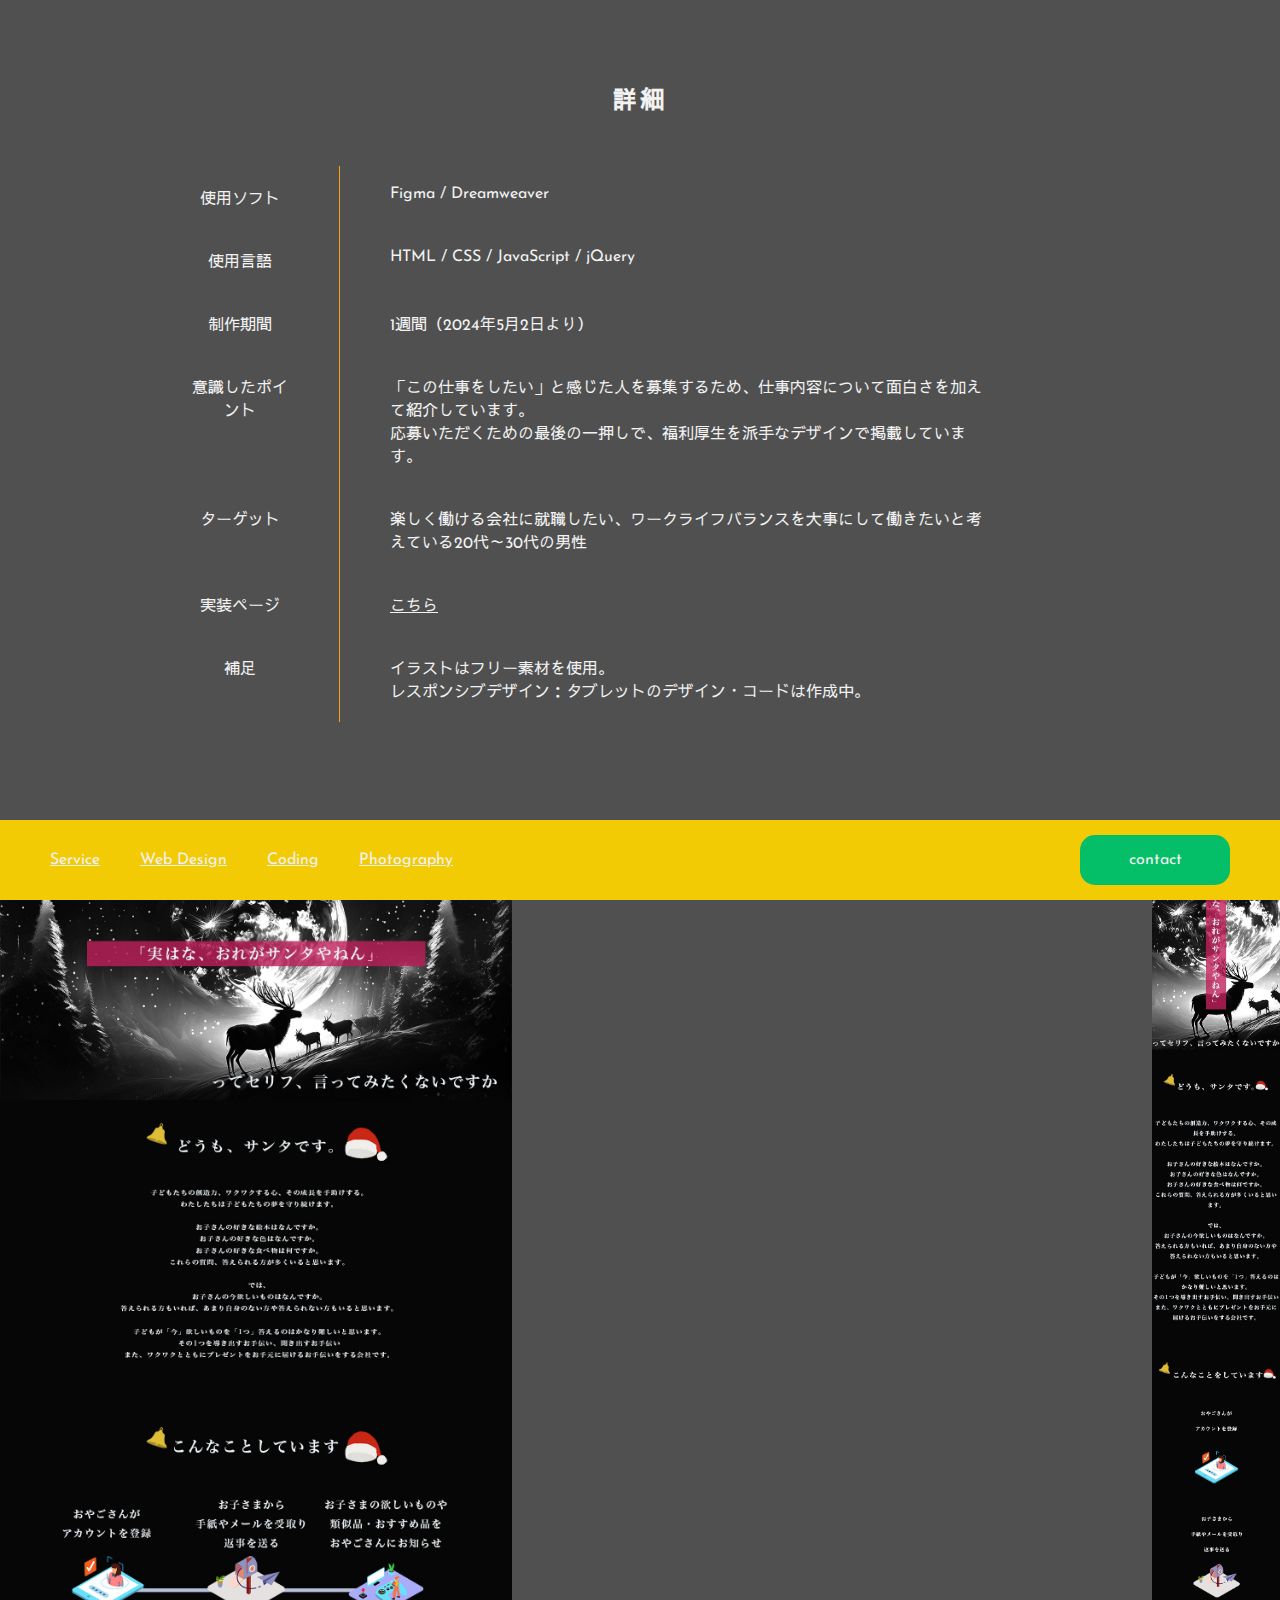
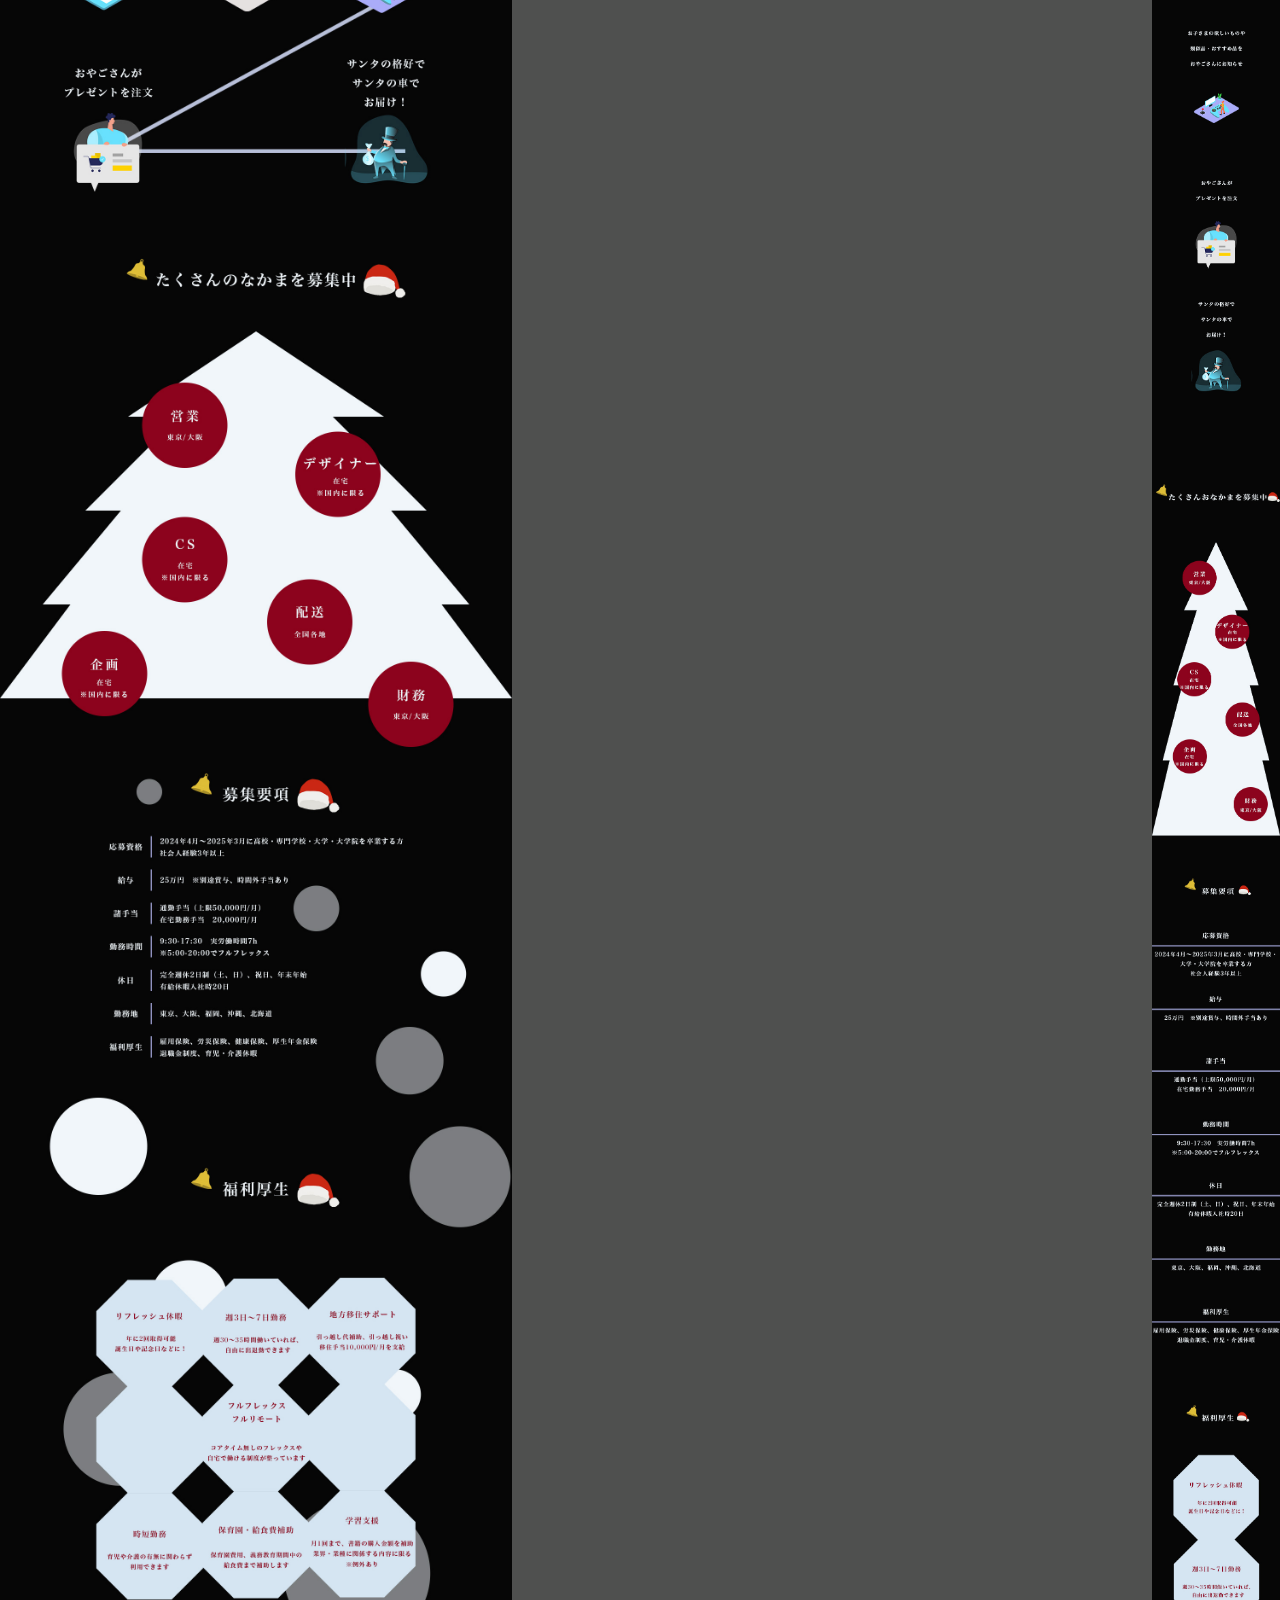
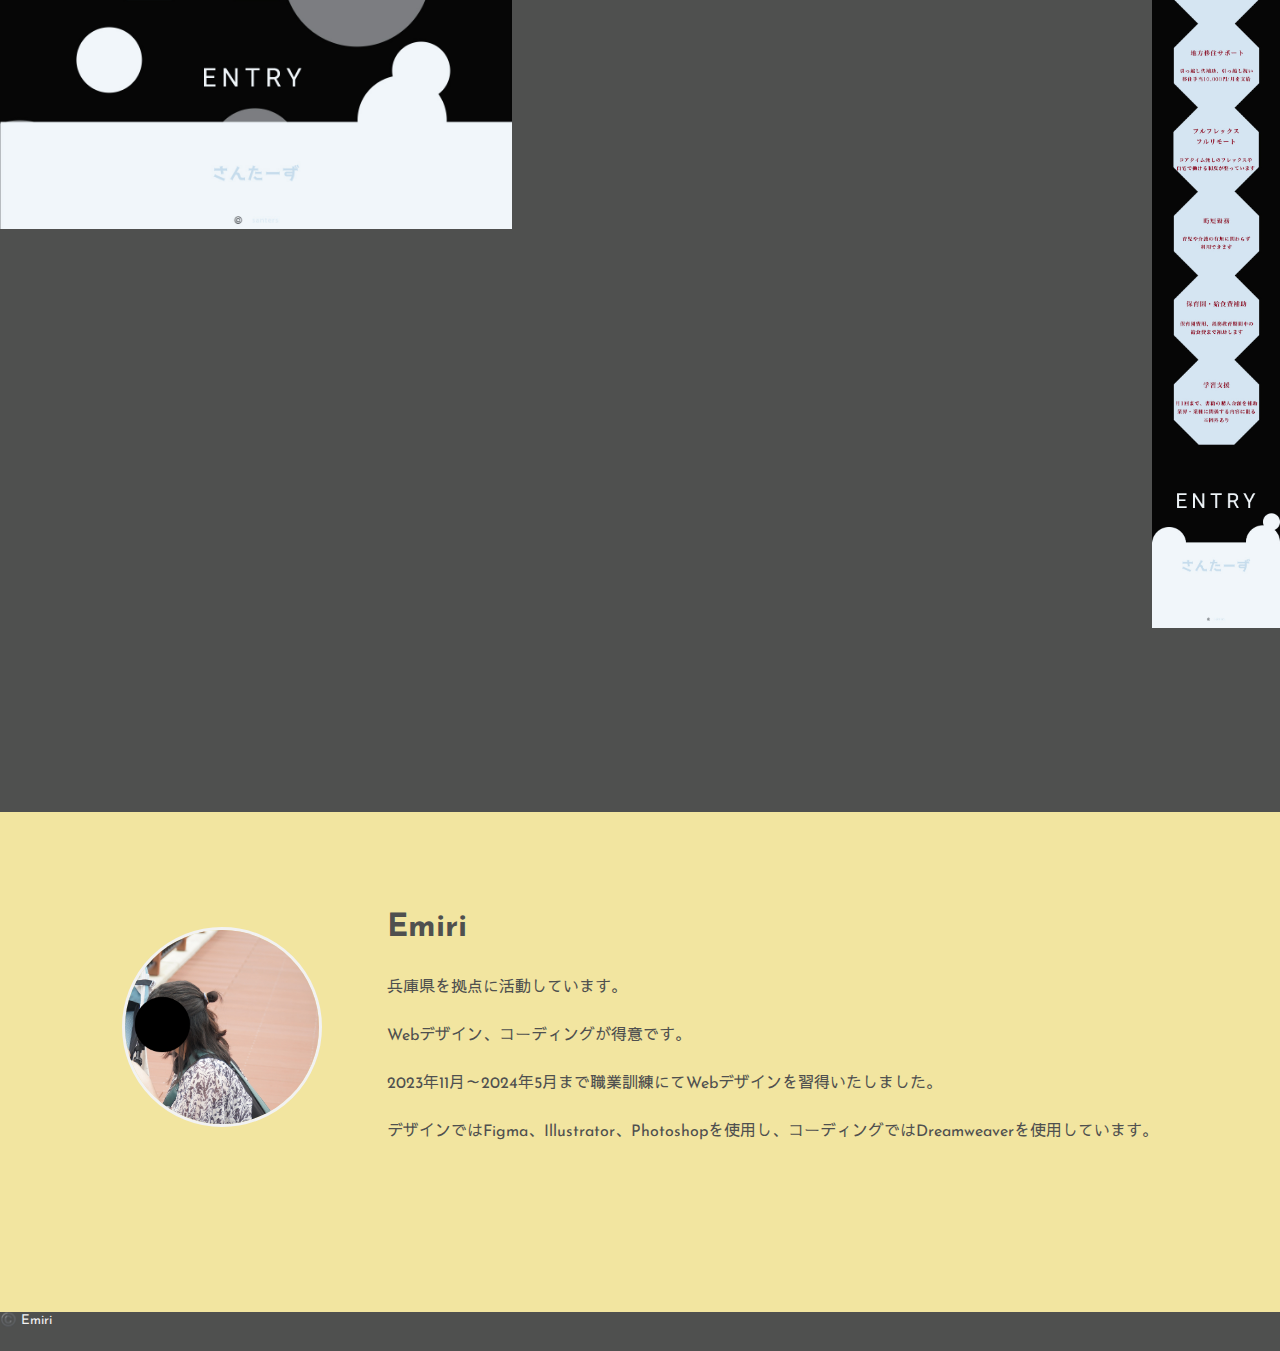
<file: webDesign-santa.html>
<!doctype html>
<html>
<head>
<meta charset="utf-8">
<!-- スマホの表示倍率などの設定 -->
<meta name="viewport" content="width=device-width, initial-scale=1, shrink-to-fit=no">
<title>emiri portfolio</title>

<!-- フォントの読み込み -->
<link href="https://fonts.googleapis.com/css?family=Josefin Sans" rel="stylesheet">
<link href="https://fonts.googleapis.com/css?family=Sawarabi Gothic" rel="stylesheet">

<link rel="stylesheet" href="https://emirihyogo.github.io/portfolio-work/css/style.css">
<link rel="stylesheet" href="https://emirihyogo.github.io/portfolio-work/css/webdesignStyle.css">
<link rel="stylesheet" href="https://emirihyogo.github.io/portfolio-work/css/webdesignStyle_sp.css">
</head>

<body>
	<main>
		<div id="content">
			<h2>詳細</h2>
			<dl>
				<dt>使用ソフト</dt>
				<dd>Figma / Dreamweaver</dd>
				
				<dt>使用言語</dt>
				<dd>HTML / CSS / JavaScript / jQuery</dd>
				
				<dt>制作期間</dt>
				<dd>1週間（2024年5月2日より）</dd>
				
				<dt>意識したポイント</dt>
				<dd>「この仕事をしたい」と感じた人を募集するため、仕事内容について面白さを加えて紹介しています。<br>
				応募いただくための最後の一押しで、福利厚生を派手なデザインで掲載しています。</dd>
				
				<dt>ターゲット</dt>
				<dd>楽しく働ける会社に就職したい、ワークライフバランスを大事にして働きたいと考えている20代～30代の男性</dd>
				
				<dt>実装ページ</dt>
				<dd><a href="https://emirihyogo.github.io/santa/" target="_blank">こちら</a></dd>
				
				<dt>補足</dt>
				<dd>イラストはフリー素材を使用。<br>
				レスポンシブデザイン：タブレットのデザイン・コードは作成中。</dd>
			</dl>
		</div>
		
		<div class="designs">
			<div class="pc"><img src="img/santa/santa pc.jpg" alt=""></div>
			<div class="sp"><img src="img/santa/santa sp.jpg" alt=""></div>
		</div>
		
		<!-- topボタン -->
		<div id="to-top"><img src="img/topbtn.png" alt=""></div>
		
		<!-- 自己紹介 -->
		<section id="about">
			<div class="image">
				<img src="img/me.jpg" alt="プロフィール写真">
			</div>
			<div class="me">
				<h4 class="name">Emiri</h4>
				<p class="text">兵庫県を拠点に活動しています。<br>
				Webデザイン、コーディングが得意です。<br>
				2023年11月～2024年5月まで職業訓練にてWebデザインを習得いたしました。<br>
				デザインではFigma、Illustrator、Photoshopを使用し、コーディングではDreamweaverを使用しています。</p>
			</div>
		</section>
		
		<nav id="navi">
		<ul class="nav-menu">
			<li><a href="index.html#service">Service</a></li>
			<li><a href="index.html#webDesign">Web Design</a></li>
			<li><a href="index.html#coding">Coding</a></li>
			<li><a href="index.html#photography">Photography</a></li>
		</ul>
		<div class="cv">
			<p>contact</p>
		</div>
	</nav>
	</main>
	<p><small>©️ Emiri</small></p>
	
	// script読み込み
	<script src="js/jquery-3.7.1.min.js"></script>
	<script src="js/main.js"></script>
</body>
</html>
</file>
